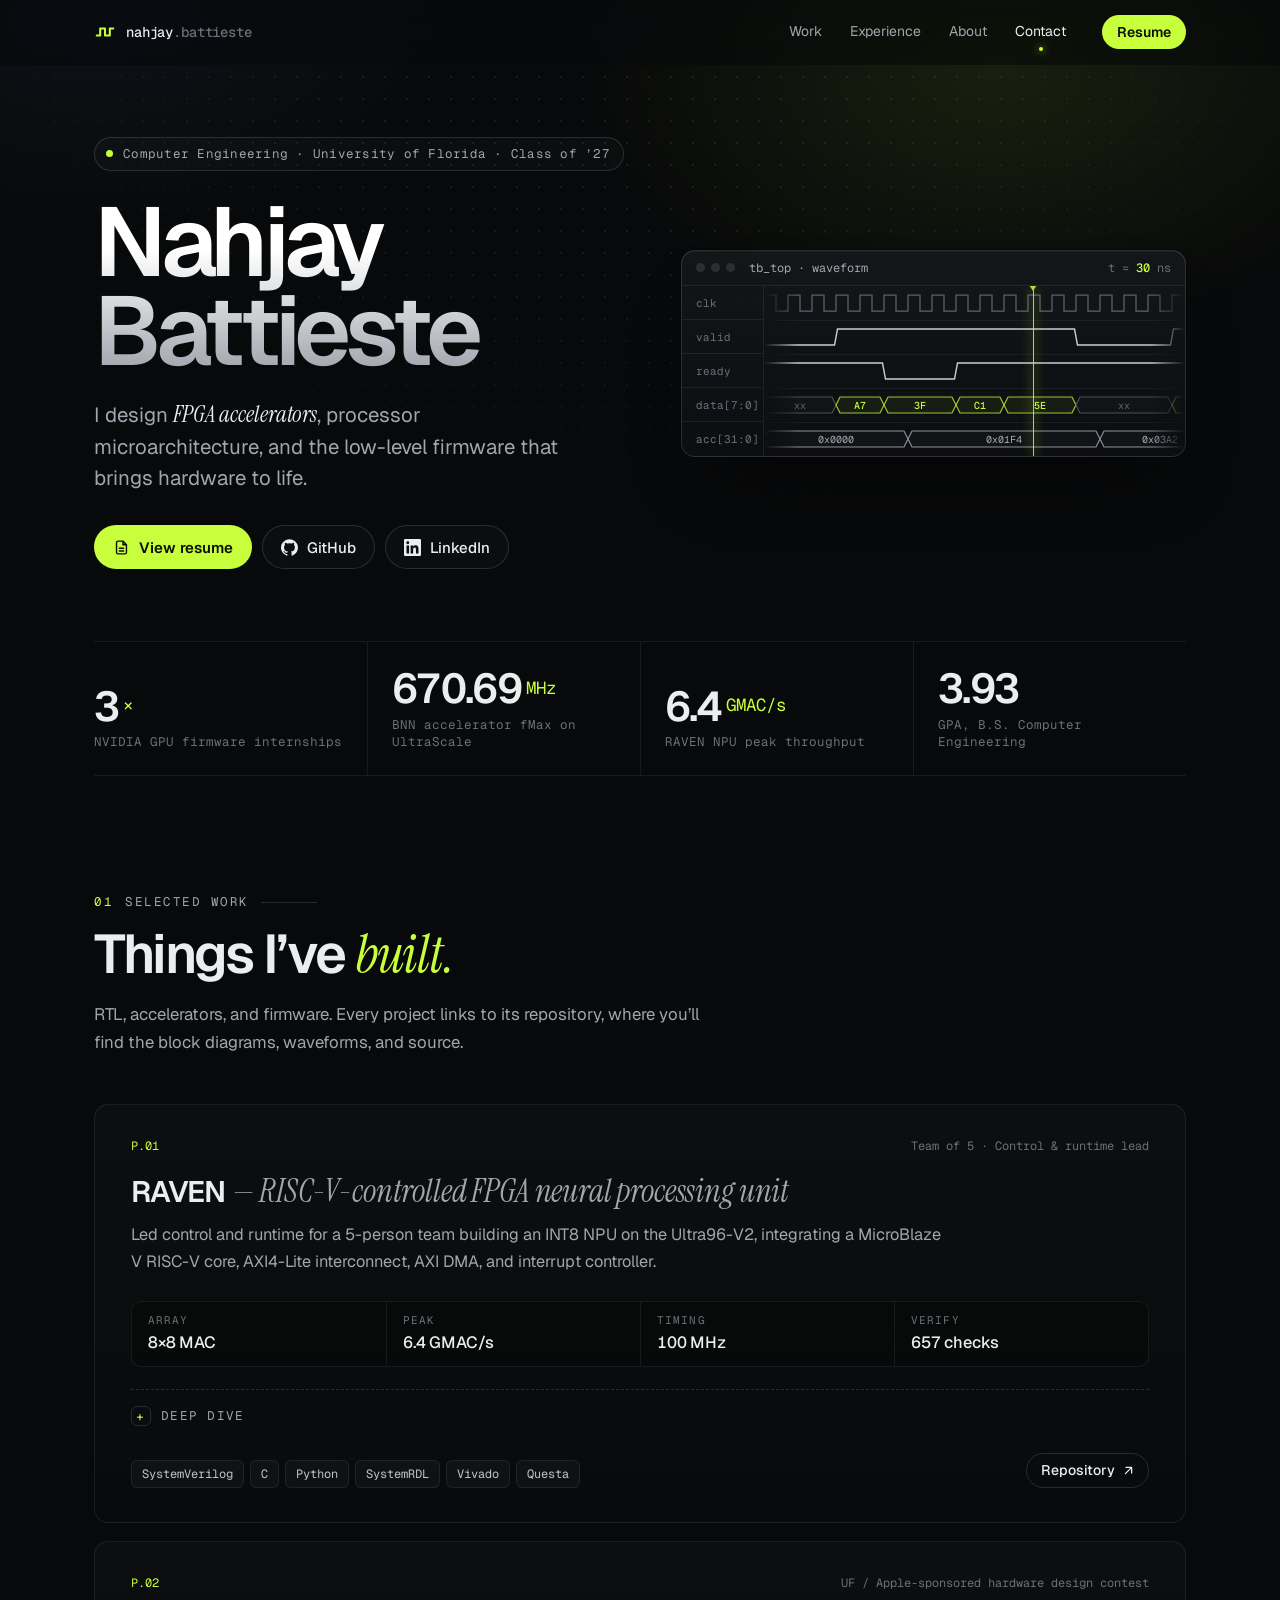
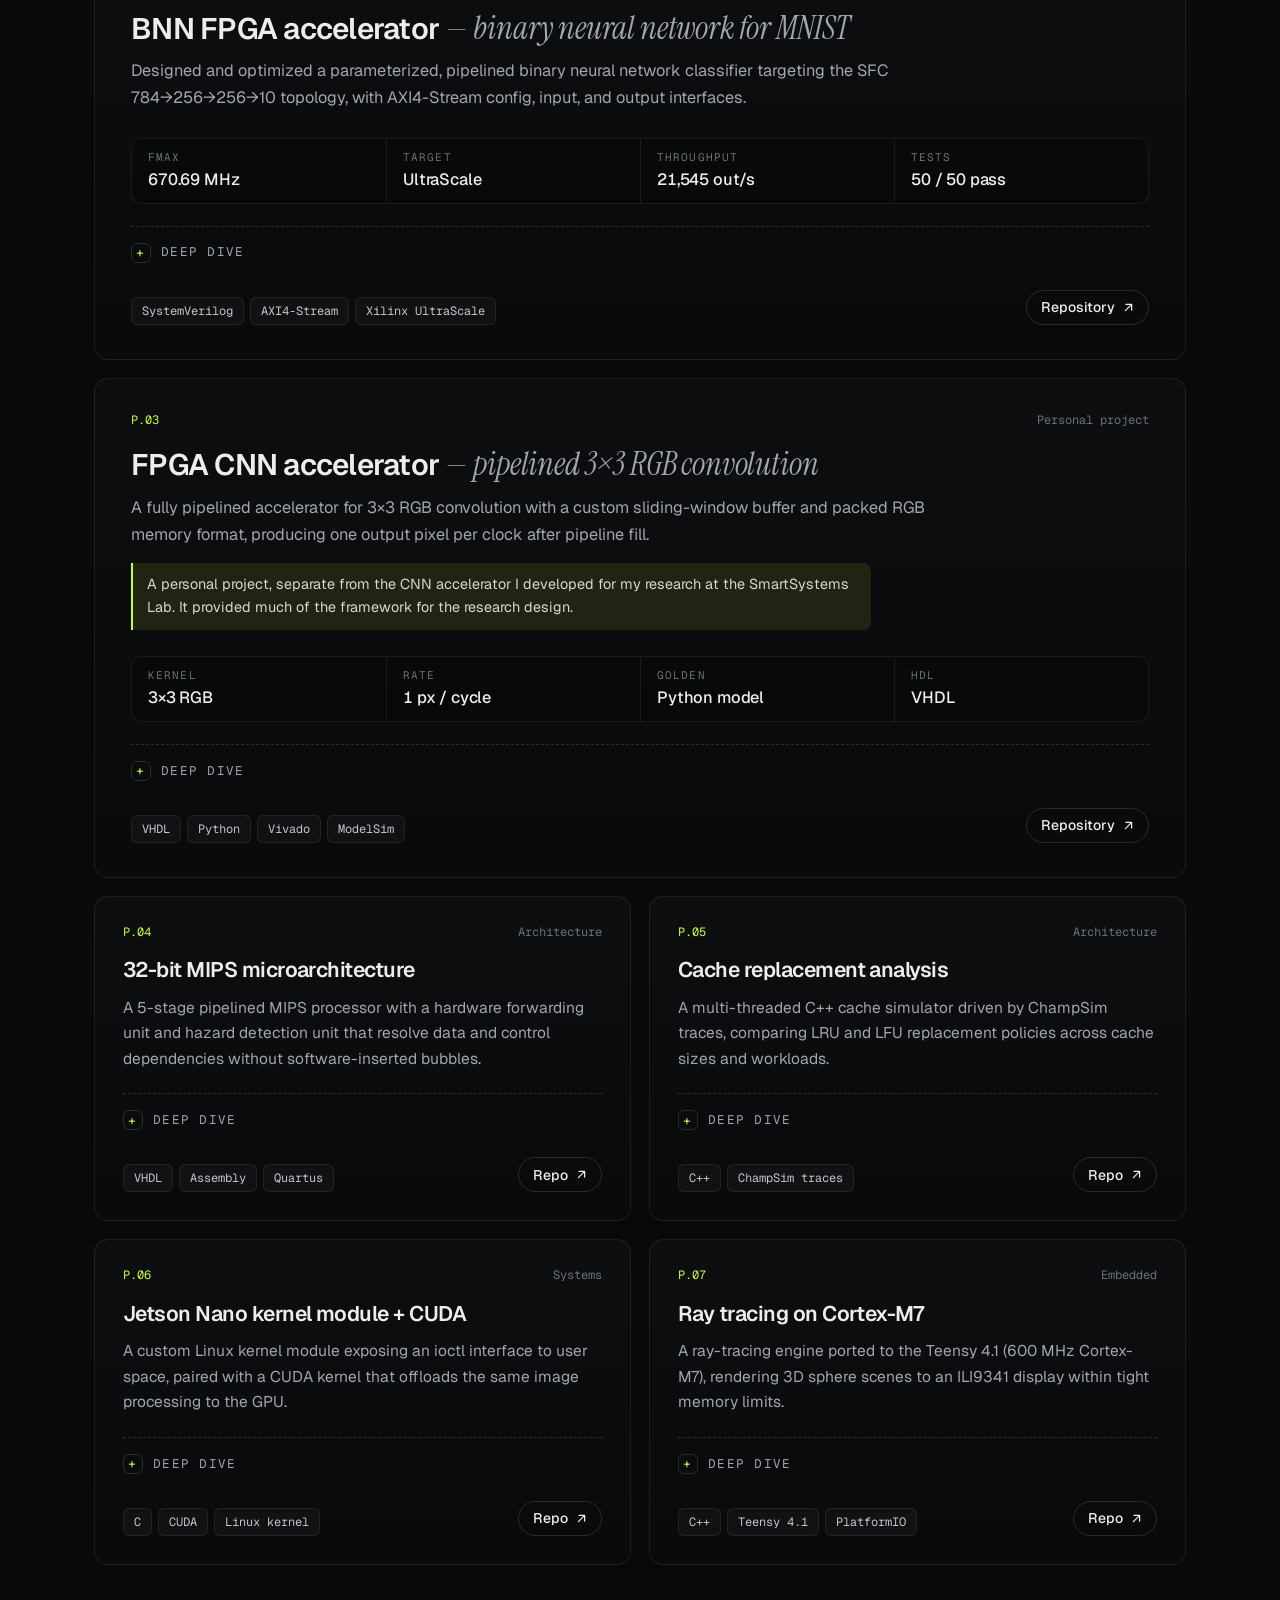
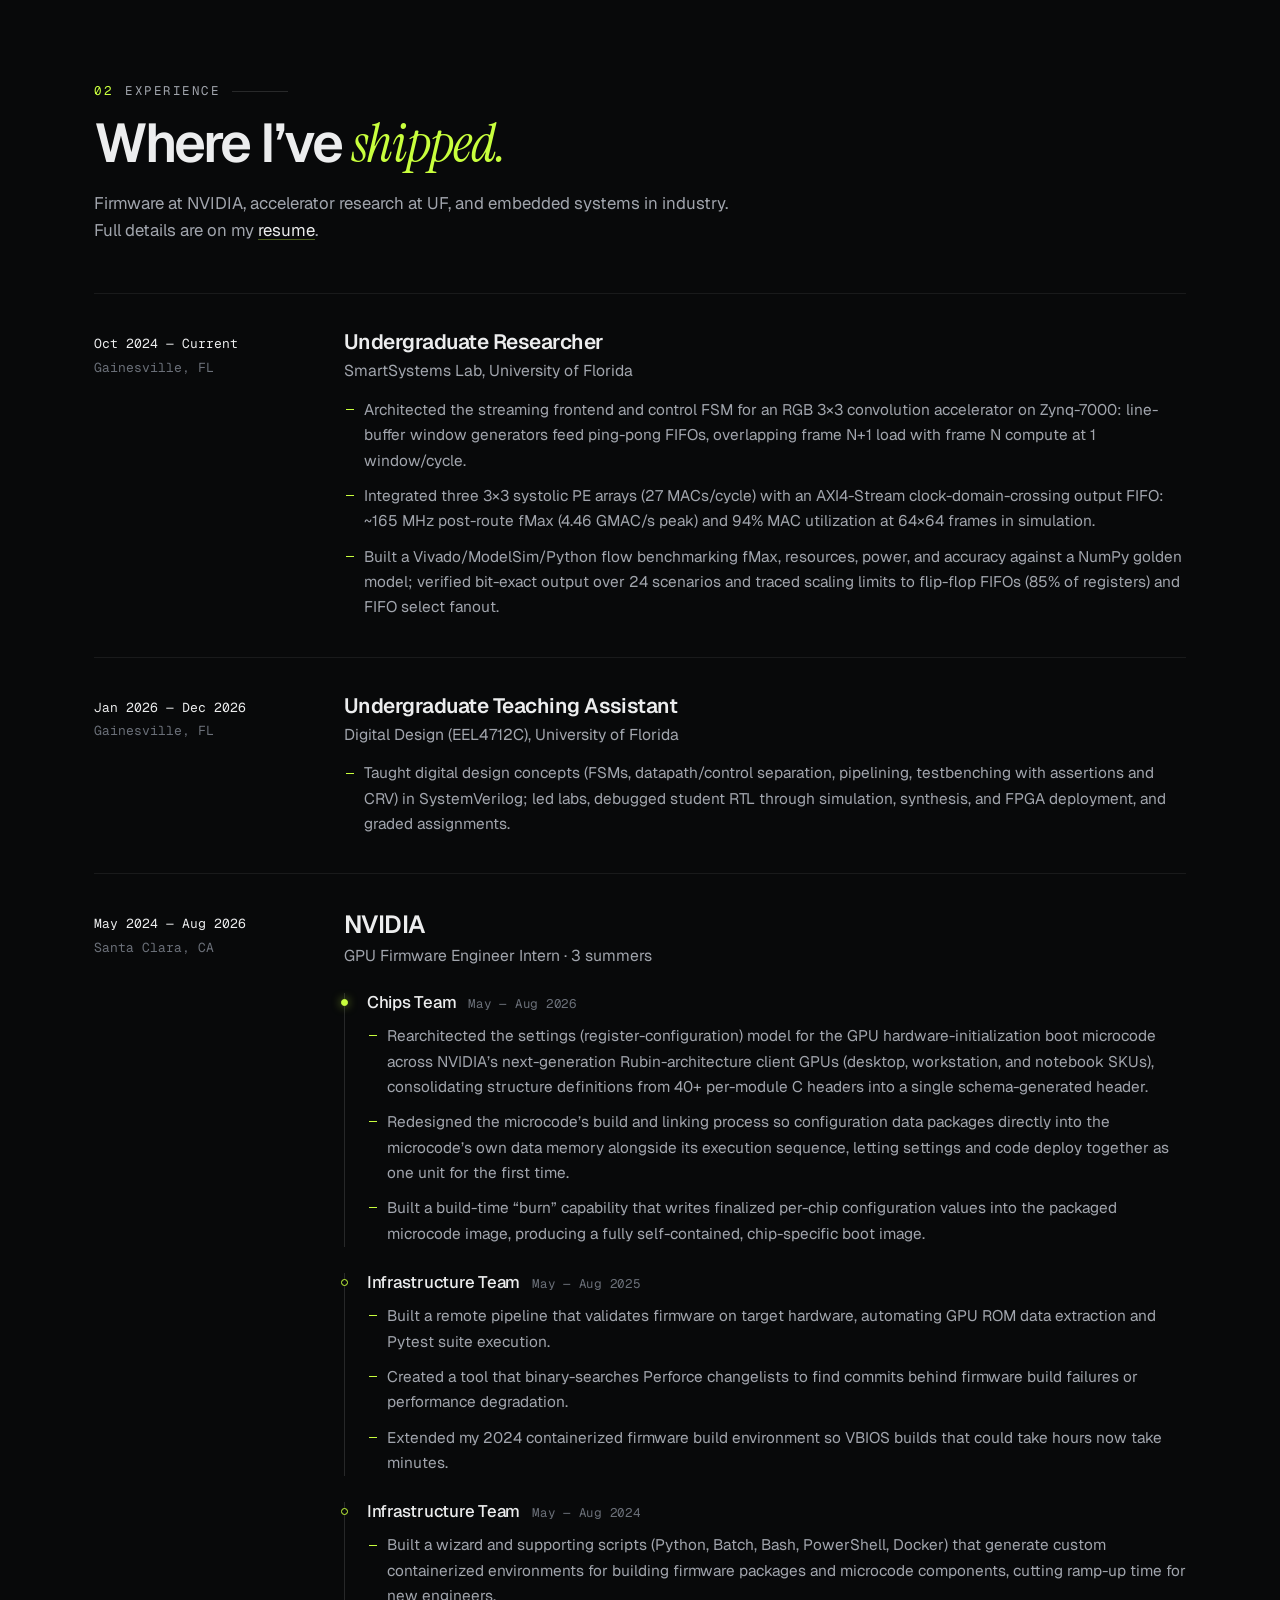
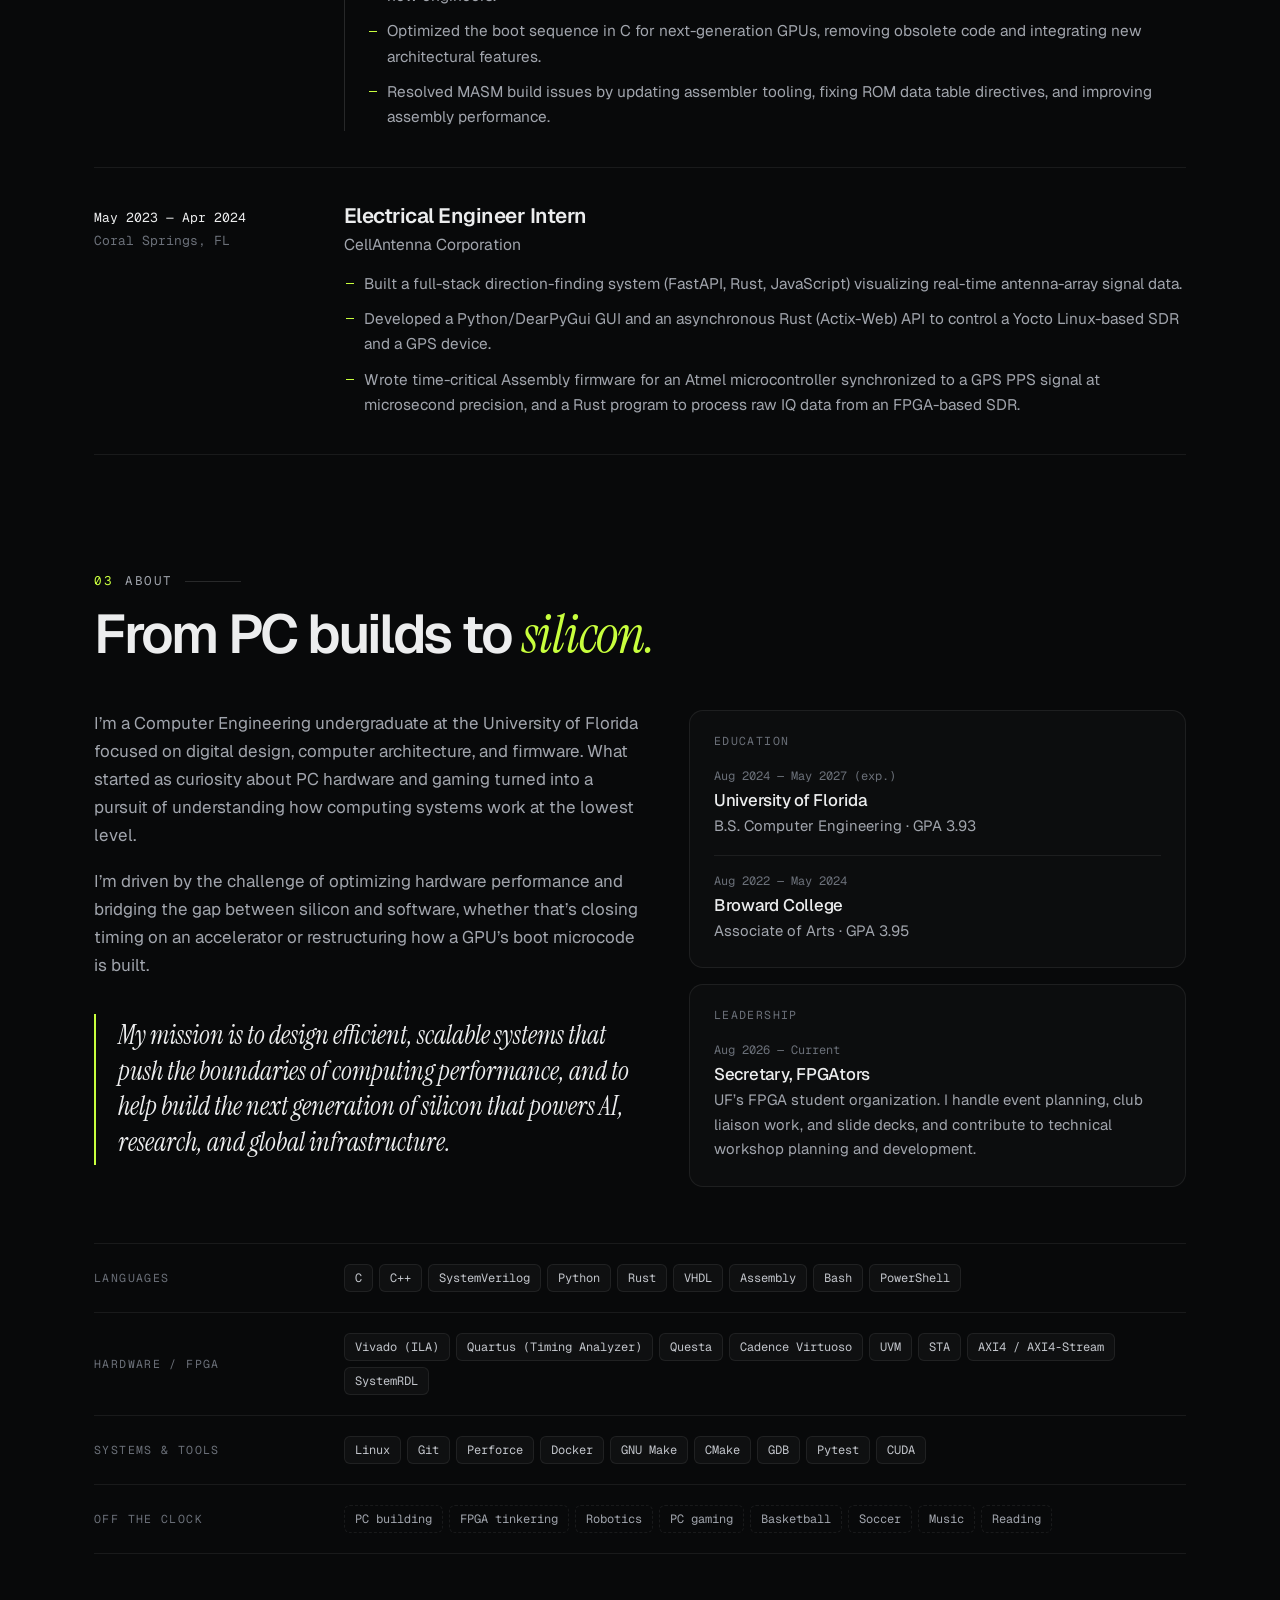
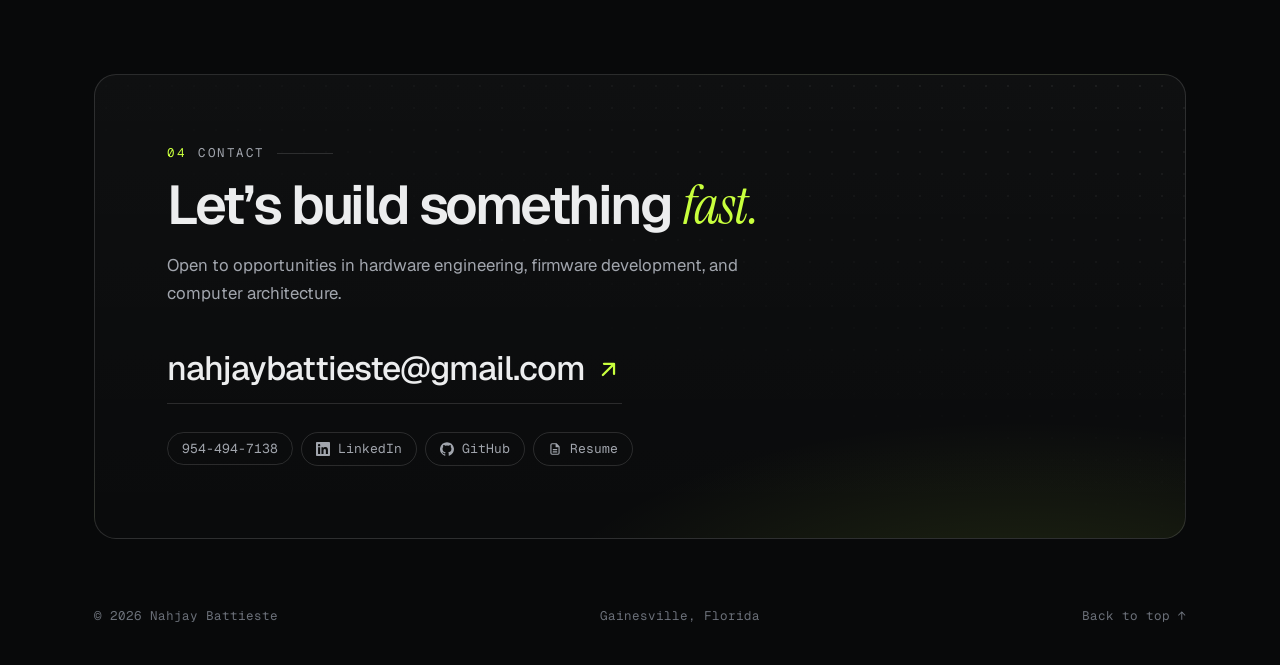
<file: index.html>
<!DOCTYPE html>
<html lang="en">
<head>
  <meta charset="utf-8" />
  <meta name="viewport" content="width=device-width, initial-scale=1" />
  <title>Nahjay Battieste — Hardware Portfolio</title>
  <meta name="description" content="Nahjay Battieste — Computer Engineering at the University of Florida. FPGA design, computer architecture, and embedded firmware. Three-time NVIDIA GPU firmware intern." />
  <meta name="theme-color" content="#08090a" />
  <meta property="og:title" content="Nahjay Battieste — Hardware Portfolio" />
  <meta property="og:description" content="FPGA design, computer architecture, and embedded firmware. Computer Engineering at UF, three-time NVIDIA GPU firmware intern." />
  <meta property="og:type" content="website" />
  <meta property="og:url" content="https://nahjay.github.io/" />
  <link rel="canonical" href="https://nahjay.github.io/" />
  <link rel="icon" href="data:image/svg+xml,%3Csvg xmlns='http://www.w3.org/2000/svg' viewBox='0 0 32 32'%3E%3Crect width='32' height='32' rx='7' fill='%230b0c0e'/%3E%3Cpath d='M5 21h5V11h6v10h6V11h5' fill='none' stroke='%23c8ff3d' stroke-width='3' stroke-linejoin='round' stroke-linecap='round'/%3E%3C/svg%3E" />
  <link rel="preconnect" href="https://fonts.googleapis.com" />
  <link rel="preconnect" href="https://fonts.gstatic.com" crossorigin />
  <link rel="stylesheet" href="https://fonts.googleapis.com/css2?family=Geist:wght@400;500;600;700&family=Geist+Mono:wght@400;500&family=Instrument+Serif:ital@0;1&display=swap" />
  <link rel="stylesheet" href="assets/css/style.css" />
  <script>document.documentElement.classList.add('js');</script>
</head>
<body>

  <!-- Icon sprite -->
  <svg width="0" height="0" style="position:absolute" aria-hidden="true">
    <symbol id="i-gh" viewBox="0 0 24 24"><path fill="currentColor" d="M12 .3a12 12 0 0 0-3.8 23.38c.6.12.83-.26.83-.57l-.02-2.04c-3.34.72-4.04-1.61-4.04-1.61-.55-1.39-1.34-1.760-1.34-1.76-1.09-.74.08-.73.08-.73 1.2.09 1.84 1.24 1.84 1.24 1.07 1.83 2.8 1.3 3.49 1 .1-.78.42-1.3.76-1.6-2.67-.3-5.47-1.34-5.47-5.94 0-1.31.47-2.38 1.24-3.220-.14-.3-.54-1.52.1-3.18 0 0 1.01-.32 3.3 1.23a11.5 11.5 0 0 1 6 0c2.28-1.55 3.29-1.23 3.29-1.23.64 1.66.24 2.88.12 3.18a4.65 4.65 0 0 1 1.23 3.22c0 4.61-2.8 5.63-5.48 5.92.43.37.82 1.1.82 2.22l-.01 3.29c0 .32.21.69.82.57A12 12 0 0 0 12 .3"/></symbol>
    <symbol id="i-li" viewBox="0 0 24 24"><path fill="currentColor" d="M20.45 20.45h-3.56v-5.57c0-1.33-.02-3.04-1.85-3.04-1.85 0-2.14 1.45-2.14 2.94v5.67H9.35V9h3.410v1.56h.05c.48-.9 1.64-1.85 3.37-1.85 3.6 0 4.27 2.37 4.27 5.46v6.28zM5.34 7.43a2.06 2.06 0 1 1 0-4.13 2.06 2.06 0 0 1 0 4.13zM7.12 20.45H3.56V9h3.56v11.45zM22.23 0H1.77C.79 0 0 .77 0 1.73v20.54C0 23.23.79 24 1.77 24h20.45c.98 0 1.78-.77 1.78-1.73V1.73C24 .77 23.2 0 22.22 0z"/></symbol>
    <symbol id="i-arrow" viewBox="0 0 24 24"><path fill="none" stroke="currentColor" stroke-width="2" stroke-linecap="round" stroke-linejoin="round" d="M7 17 17 7M8 7h9v9"/></symbol>
    <symbol id="i-doc" viewBox="0 0 24 24"><path fill="none" stroke="currentColor" stroke-width="2" stroke-linecap="round" stroke-linejoin="round" d="M14 3H7a2 2 0 0 0-2 2v14a2 2 0 0 0 2 2h10a2 2 0 0 0 2-2V8zM14 3v5h5M9 13h6M9 17h6"/></symbol>
    <symbol id="i-wave" viewBox="0 0 32 32"><path fill="none" stroke="currentColor" stroke-width="3" stroke-linecap="round" stroke-linejoin="round" d="M4 21h5V11h7v10h7V11h5"/></symbol>
  </svg>

  <a class="skip" href="#work">Skip to content</a>

  <!-- Nav -->
  <nav class="nav" aria-label="Primary">
    <div class="container nav-inner">
      <a class="brand" href="#top" aria-label="Nahjay Battieste — home">
        <svg class="brand-mark" aria-hidden="true"><use href="#i-wave" /></svg>
        <span>nahjay<span class="brand-dim">.battieste</span></span>
      </a>
      <ul class="nav-links">
        <li><a href="#work">Work</a></li>
        <li><a href="#experience">Experience</a></li>
        <li><a href="#about">About</a></li>
        <li class="nav-hide-sm"><a href="#contact">Contact</a></li>
      </ul>
      <a class="btn btn-sm btn-accent" href="assets/Nahjay_Resume_V3.pdf" target="_blank" rel="noopener">Resume</a>
    </div>
  </nav>

  <main id="top">

    <!-- Hero -->
    <header class="hero">
      <div class="container hero-grid">
        <div class="hero-copy">
          <p class="eyebrow"><span class="pulse" aria-hidden="true"></span>Computer Engineering · University of Florida · Class of ’27</p>
          <h1 class="hero-title">Nahjay<br />Battieste</h1>
          <p class="hero-lede">I design <em>FPGA accelerators</em>, processor microarchitecture, and the low-level firmware that brings hardware to life.</p>
          <div class="hero-actions">
            <a class="btn btn-accent" href="assets/Nahjay_Resume_V3.pdf" target="_blank" rel="noopener">
              <svg class="ico" aria-hidden="true"><use href="#i-doc" /></svg>View resume
            </a>
            <a class="btn btn-ghost" href="https://github.com/Nahjay" target="_blank" rel="noopener">
              <svg class="ico" aria-hidden="true"><use href="#i-gh" /></svg>GitHub
            </a>
            <a class="btn btn-ghost" href="https://www.linkedin.com/in/nahjay-battieste-a84655224" target="_blank" rel="noopener">
              <svg class="ico" aria-hidden="true"><use href="#i-li" /></svg>LinkedIn
            </a>
          </div>
        </div>

        <figure class="scope" aria-hidden="true">
          <div class="scope-bar">
            <span class="scope-dots"><i></i><i></i><i></i></span>
            <span class="scope-file">tb_top · waveform</span>
            <span class="scope-time">t = <b id="tcount">0</b> ns</span>
          </div>
          <div class="scope-body">
            <ul class="scope-labels">
              <li>clk</li><li>valid</li><li>ready</li><li>data[7:0]</li><li>acc[31:0]</li>
            </ul>
            <div class="scope-wave">
              <svg id="wave" height="170"></svg>
              <span class="scope-cursor"></span>
            </div>
          </div>
        </figure>
      </div>

      <div class="container">
        <dl class="stats" data-reveal>
          <div class="stat"><dt>NVIDIA GPU firmware internships</dt><dd>3<span>×</span></dd></div>
          <div class="stat"><dt>BNN accelerator fMax on UltraScale</dt><dd>670.69<span>MHz</span></dd></div>
          <div class="stat"><dt>RAVEN NPU peak throughput</dt><dd>6.4<span>GMAC/s</span></dd></div>
          <div class="stat"><dt>GPA, B.S. Computer Engineering</dt><dd>3.93</dd></div>
        </dl>
      </div>
    </header>

    <!-- Work -->
    <section class="section" id="work" aria-labelledby="work-h">
      <div class="container">
        <div class="section-head" data-reveal>
          <p class="kicker"><span>01</span> Selected work</p>
          <h2 id="work-h">Things I’ve <em>built.</em></h2>
          <p class="section-sub">RTL, accelerators, and firmware. Every project links to its repository, where you’ll find the block diagrams, waveforms, and source.</p>
        </div>

        <div class="projects-featured">

          <article class="project project-lg" id="raven" data-reveal>
            <div class="project-top">
              <span class="project-idx">P.01</span>
              <span class="project-meta">Team of 5 · Control &amp; runtime lead</span>
            </div>
            <h3>RAVEN <em>— RISC-V-controlled FPGA neural processing unit</em></h3>
            <p>Led control and runtime for a 5-person team building an INT8 NPU on the Ultra96-V2, integrating a MicroBlaze V RISC-V core, AXI4-Lite interconnect, AXI DMA, and interrupt controller.</p>
            <dl class="specs">
              <div><dt>Array</dt><dd>8×8 MAC</dd></div>
              <div><dt>Peak</dt><dd>6.4 GMAC/s</dd></div>
              <div><dt>Timing</dt><dd>100 MHz</dd></div>
              <div><dt>Verify</dt><dd>657 checks</dd></div>
            </dl>
            <details>
              <summary>Deep dive</summary>
              <ul>
                <li><strong>Control plane.</strong> SystemRDL-generated 36-register CSR block (RTL, C headers, docs), a depth-4 command queue, and a control FSM with bank interlock, watchdog, and 11 error codes.</li>
                <li><strong>Bare-metal runtime.</strong> A ≤48 KiB C runtime (HAL, drivers, model loader) running AD01, DS-CNN, and MobileNetV1-VWW from one binary.</li>
                <li><strong>Performance &amp; verification.</strong> Overlapped DMA and compute across ping-pong banks, cutting command issue from 22 MMIO writes to ~5 per tile (≤2 µs interrupt-to-ISR latency). Verified with a 657-check testbench and on-board fault injection: 0 mismatches vs. the TFLite-Micro INT8 reference.</li>
              </ul>
            </details>
            <div class="project-foot">
              <ul class="tags"><li>SystemVerilog</li><li>C</li><li>Python</li><li>SystemRDL</li><li>Vivado</li><li>Questa</li></ul>
              <a class="repo" href="https://github.com/michaelgirg/raven" target="_blank" rel="noopener">Repository<svg aria-hidden="true"><use href="#i-arrow" /></svg></a>
            </div>
          </article>

          <article class="project project-lg" id="bnn" data-reveal>
            <div class="project-top">
              <span class="project-idx">P.02</span>
              <span class="project-meta">UF / Apple-sponsored hardware design contest</span>
            </div>
            <h3>BNN FPGA accelerator <em>— binary neural network for MNIST</em></h3>
            <p>Designed and optimized a parameterized, pipelined binary neural network classifier targeting the SFC 784→256→256→10 topology, with AXI4-Stream config, input, and output interfaces.</p>
            <dl class="specs">
              <div><dt>fMax</dt><dd>670.69 MHz</dd></div>
              <div><dt>Target</dt><dd>UltraScale</dd></div>
              <div><dt>Throughput</dt><dd>21,545 out/s</dd></div>
              <div><dt>Tests</dt><dd>50 / 50 pass</dd></div>
            </dl>
            <details>
              <summary>Deep dive</summary>
              <ul>
                <li><strong>Timing optimization.</strong> Reached 670.69 MHz fMax on Xilinx UltraScale via pipelining, retiming, and LUT reduction.</li>
                <li><strong>RTL architecture.</strong> Custom configuration manager, neuron processors (PN=8, PW=8), and a memory hierarchy across 3 hidden/output layers.</li>
                <li><strong>Verification.</strong> Parameterized testbench with functional coverage, assertions, and a behavioral reference model: 100% pass rate across 50 test cases at 21,545 outputs/sec average throughput.</li>
              </ul>
            </details>
            <div class="project-foot">
              <ul class="tags"><li>SystemVerilog</li><li>AXI4-Stream</li><li>Xilinx UltraScale</li></ul>
              <a class="repo" href="https://github.com/Nahjay/bnn_fcc_contest" target="_blank" rel="noopener">Repository<svg aria-hidden="true"><use href="#i-arrow" /></svg></a>
            </div>
          </article>

          <article class="project project-lg" id="cnn" data-reveal>
            <div class="project-top">
              <span class="project-idx">P.03</span>
              <span class="project-meta">Personal project</span>
            </div>
            <h3>FPGA CNN accelerator <em>— pipelined 3×3 RGB convolution</em></h3>
            <p>A fully pipelined accelerator for 3×3 RGB convolution with a custom sliding-window buffer and packed RGB memory format, producing one output pixel per clock after pipeline fill.</p>
            <p class="note">A personal project, separate from the CNN accelerator I developed for my research at the SmartSystems Lab. It provided much of the framework for the research design.</p>
            <dl class="specs">
              <div><dt>Kernel</dt><dd>3×3 RGB</dd></div>
              <div><dt>Rate</dt><dd>1 px / cycle</dd></div>
              <div><dt>Golden</dt><dd>Python model</dd></div>
              <div><dt>HDL</dt><dd>VHDL</dd></div>
            </dl>
            <details>
              <summary>Deep dive</summary>
              <ul>
                <li><strong>Pipelined datapath.</strong> One output pixel per clock cycle after the initial pipeline fill latency.</li>
                <li><strong>Custom memory architecture.</strong> A sliding-window buffer and packed RGB format reuse pixel data across convolution windows, cutting memory accesses and simplifying address generation.</li>
                <li><strong>Verification.</strong> A cycle-accurate Python reference model generates golden vectors; a VHDL testbench with valid-bit tracking checks data integrity across every pipeline stage.</li>
              </ul>
            </details>
            <div class="project-foot">
              <ul class="tags"><li>VHDL</li><li>Python</li><li>Vivado</li><li>ModelSim</li></ul>
              <a class="repo" href="https://github.com/Nahjay/CNN-Accelerator" target="_blank" rel="noopener">Repository<svg aria-hidden="true"><use href="#i-arrow" /></svg></a>
            </div>
          </article>
        </div>

        <div class="projects-grid">

          <article class="project" id="mips" data-reveal>
            <div class="project-top"><span class="project-idx">P.04</span><span class="project-meta">Architecture</span></div>
            <h3>32-bit MIPS microarchitecture</h3>
            <p>A 5-stage pipelined MIPS processor with a hardware forwarding unit and hazard detection unit that resolve data and control dependencies without software-inserted bubbles.</p>
            <details>
              <summary>Deep dive</summary>
              <ul>
                <li><strong>5-stage pipeline.</strong> Classic fetch, decode, execute, memory, write-back structure.</li>
                <li><strong>Hazard resolution.</strong> Forwarding resolves RAW dependencies; the hazard detection unit stalls only when needed (load-use); taken branches flush the front end.</li>
                <li><strong>Integration.</strong> Word-aligned instruction and data memories, register file, and a custom ALU for arithmetic, logical, and branch operations.</li>
              </ul>
            </details>
            <div class="project-foot">
              <ul class="tags"><li>VHDL</li><li>Assembly</li><li>Quartus</li></ul>
              <a class="repo" href="https://github.com/Nahjay/MIPS-32" target="_blank" rel="noopener">Repo<svg aria-hidden="true"><use href="#i-arrow" /></svg></a>
            </div>
          </article>

          <article class="project" id="cache" data-reveal>
            <div class="project-top"><span class="project-idx">P.05</span><span class="project-meta">Architecture</span></div>
            <h3>Cache replacement analysis</h3>
            <p>A multi-threaded C++ cache simulator driven by ChampSim traces, comparing LRU and LFU replacement policies across cache sizes and workloads.</p>
            <details>
              <summary>Deep dive</summary>
              <ul>
                <li><strong>Simulator.</strong> Parses ChampSim traces and runs LRU and LFU simulations in parallel, using O(1) hash-map and linked-list implementations.</li>
                <li><strong>Comparison.</strong> Measures hit/miss rates across configurable cache sizes on real CPU workload traces.</li>
                <li><strong>Analysis.</strong> Compares hit rates across sizes and workloads to show which policy suits which access patterns.</li>
              </ul>
            </details>
            <div class="project-foot">
              <ul class="tags"><li>C++</li><li>ChampSim traces</li></ul>
              <a class="repo" href="https://github.com/Nahjay/Cache-Analysis" target="_blank" rel="noopener">Repo<svg aria-hidden="true"><use href="#i-arrow" /></svg></a>
            </div>
          </article>

          <article class="project" id="jetson" data-reveal>
            <div class="project-top"><span class="project-idx">P.06</span><span class="project-meta">Systems</span></div>
            <h3>Jetson Nano kernel module + CUDA</h3>
            <p>A custom Linux kernel module exposing an ioctl interface to user space, paired with a CUDA kernel that offloads the same image processing to the GPU.</p>
            <details>
              <summary>Deep dive</summary>
              <ul>
                <li><strong>Kernel development.</strong> Registers a misc character device with an ioctl handler that receives an image path from user space and modifies the image data in kernel space.</li>
                <li><strong>CUDA acceleration.</strong> A CUDA kernel performs per-pixel image processing on the GPU, mirroring the CPU-side kernel-module implementation for comparison.</li>
                <li><strong>Integration.</strong> A user-space CUDA application loads image data, copies it to GPU memory, runs the kernel, and copies results back.</li>
              </ul>
            </details>
            <div class="project-foot">
              <ul class="tags"><li>C</li><li>CUDA</li><li>Linux kernel</li></ul>
              <a class="repo" href="https://github.com/Nahjay/Jetson-Nano-Custom-Kernel-Modules" target="_blank" rel="noopener">Repo<svg aria-hidden="true"><use href="#i-arrow" /></svg></a>
            </div>
          </article>

          <article class="project" id="raytracing" data-reveal>
            <div class="project-top"><span class="project-idx">P.07</span><span class="project-meta">Embedded</span></div>
            <h3>Ray tracing on Cortex-M7</h3>
            <p>A ray-tracing engine ported to the Teensy 4.1 (600 MHz Cortex-M7), rendering 3D sphere scenes to an ILI9341 display within tight memory limits.</p>
            <details>
              <summary>Deep dive</summary>
              <ul>
                <li><strong>Embedded optimization.</strong> Single-precision floats, object reuse, and reduced scene complexity to fit a full ray tracer on a microcontroller with limited RAM.</li>
                <li><strong>Render pipeline.</strong> Sphere intersection, Lambertian, metal, and dielectric materials, and camera rays in an embedded runtime.</li>
                <li><strong>Tuning.</strong> Precision and recursion depth traded against image fidelity and render time.</li>
              </ul>
            </details>
            <div class="project-foot">
              <ul class="tags"><li>C++</li><li>Teensy 4.1</li><li>PlatformIO</li></ul>
              <a class="repo" href="https://github.com/Nahjay/Teensy-Ray-Tracing" target="_blank" rel="noopener">Repo<svg aria-hidden="true"><use href="#i-arrow" /></svg></a>
            </div>
          </article>
        </div>
      </div>
    </section>

    <!-- Experience -->
    <section class="section" id="experience" aria-labelledby="xp-h">
      <div class="container">
        <div class="section-head" data-reveal>
          <p class="kicker"><span>02</span> Experience</p>
          <h2 id="xp-h">Where I’ve <em>shipped.</em></h2>
          <p class="section-sub">Firmware at NVIDIA, accelerator research at UF, and embedded systems in industry. Full details are on my <a href="assets/Nahjay_Resume_V3.pdf" target="_blank" rel="noopener">resume</a>.</p>
        </div>

        <ol class="xp">
          <li class="xp-item" data-reveal>
            <div class="xp-when">Oct 2024 — Current<span>Gainesville, FL</span></div>
            <div class="xp-body">
              <h3>Undergraduate Researcher <span class="xp-org">SmartSystems Lab, University of Florida</span></h3>
              <ul>
                <li>Architected the streaming frontend and control FSM for an RGB 3×3 convolution accelerator on Zynq-7000: line-buffer window generators feed ping-pong FIFOs, overlapping frame N+1 load with frame N compute at 1 window/cycle.</li>
                <li>Integrated three 3×3 systolic PE arrays (27 MACs/cycle) with an AXI4-Stream clock-domain-crossing output FIFO: ~165 MHz post-route fMax (4.46 GMAC/s peak) and 94% MAC utilization at 64×64 frames in simulation.</li>
                <li>Built a Vivado/ModelSim/Python flow benchmarking fMax, resources, power, and accuracy against a NumPy golden model; verified bit-exact output over 24 scenarios and traced scaling limits to flip-flop FIFOs (85% of registers) and FIFO select fanout.</li>
              </ul>
            </div>
          </li>

          <li class="xp-item" data-reveal>
            <div class="xp-when">Jan 2026 — Dec 2026<span>Gainesville, FL</span></div>
            <div class="xp-body">
              <h3>Undergraduate Teaching Assistant <span class="xp-org">Digital Design (EEL4712C), University of Florida</span></h3>
              <ul>
                <li>Taught digital design concepts (FSMs, datapath/control separation, pipelining, testbenching with assertions and CRV) in SystemVerilog; led labs, debugged student RTL through simulation, synthesis, and FPGA deployment, and graded assignments.</li>
              </ul>
            </div>
          </li>

          <li class="xp-item xp-group" data-reveal>
            <div class="xp-when">May 2024 — Aug 2026<span>Santa Clara, CA</span></div>
            <div class="xp-body">
              <h3>NVIDIA <span class="xp-org">GPU Firmware Engineer Intern · 3 summers</span></h3>

              <div class="xp-sub">
                <h4>Chips Team <span>May — Aug 2026</span></h4>
                <ul>
                  <li>Rearchitected the settings (register-configuration) model for the GPU hardware-initialization boot microcode across NVIDIA’s next-generation Rubin-architecture client GPUs (desktop, workstation, and notebook SKUs), consolidating structure definitions from 40+ per-module C headers into a single schema-generated header.</li>
                  <li>Redesigned the microcode’s build and linking process so configuration data packages directly into the microcode’s own data memory alongside its execution sequence, letting settings and code deploy together as one unit for the first time.</li>
                  <li>Built a build-time “burn” capability that writes finalized per-chip configuration values into the packaged microcode image, producing a fully self-contained, chip-specific boot image.</li>
                </ul>
              </div>

              <div class="xp-sub">
                <h4>Infrastructure Team <span>May — Aug 2025</span></h4>
                <ul>
                  <li>Built a remote pipeline that validates firmware on target hardware, automating GPU ROM data extraction and Pytest suite execution.</li>
                  <li>Created a tool that binary-searches Perforce changelists to find commits behind firmware build failures or performance degradation.</li>
                  <li>Extended my 2024 containerized firmware build environment so VBIOS builds that could take hours now take minutes.</li>
                </ul>
              </div>

              <div class="xp-sub">
                <h4>Infrastructure Team <span>May — Aug 2024</span></h4>
                <ul>
                  <li>Built a wizard and supporting scripts (Python, Batch, Bash, PowerShell, Docker) that generate custom containerized environments for building firmware packages and microcode components, cutting ramp-up time for new engineers.</li>
                  <li>Optimized the boot sequence in C for next-generation GPUs, removing obsolete code and integrating new architectural features.</li>
                  <li>Resolved MASM build issues by updating assembler tooling, fixing ROM data table directives, and improving assembly performance.</li>
                </ul>
              </div>
            </div>
          </li>

          <li class="xp-item" data-reveal>
            <div class="xp-when">May 2023 — Apr 2024<span>Coral Springs, FL</span></div>
            <div class="xp-body">
              <h3>Electrical Engineer Intern <span class="xp-org">CellAntenna Corporation</span></h3>
              <ul>
                <li>Built a full-stack direction-finding system (FastAPI, Rust, JavaScript) visualizing real-time antenna-array signal data.</li>
                <li>Developed a Python/DearPyGui GUI and an asynchronous Rust (Actix-Web) API to control a Yocto Linux-based SDR and a GPS device.</li>
                <li>Wrote time-critical Assembly firmware for an Atmel microcontroller synchronized to a GPS PPS signal at microsecond precision, and a Rust program to process raw IQ data from an FPGA-based SDR.</li>
              </ul>
            </div>
          </li>
        </ol>
      </div>
    </section>

    <!-- About -->
    <section class="section" id="about" aria-labelledby="about-h">
      <div class="container">
        <div class="section-head" data-reveal>
          <p class="kicker"><span>03</span> About</p>
          <h2 id="about-h">From PC builds to <em>silicon.</em></h2>
        </div>

        <div class="about-grid">
          <div class="about-intro" data-reveal>
            <p>I’m a Computer Engineering undergraduate at the University of Florida focused on digital design, computer architecture, and firmware. What started as curiosity about PC hardware and gaming turned into a pursuit of understanding how computing systems work at the lowest level.</p>
            <p>I’m driven by the challenge of optimizing hardware performance and bridging the gap between silicon and software, whether that’s closing timing on an accelerator or restructuring how a GPU’s boot microcode is built.</p>
            <blockquote>My mission is to design efficient, scalable systems that push the boundaries of computing performance, and to help build the next generation of silicon that powers AI, research, and global infrastructure.</blockquote>
          </div>

          <div class="about-cards">
            <div class="card" data-reveal>
              <p class="card-label">Education</p>
              <div class="edu">
                <div>
                  <h3>University of Florida</h3>
                  <p>B.S. Computer Engineering · GPA 3.93</p>
                </div>
                <span>Aug 2024 — May 2027 (exp.)</span>
              </div>
              <div class="edu">
                <div>
                  <h3>Broward College</h3>
                  <p>Associate of Arts · GPA 3.95</p>
                </div>
                <span>Aug 2022 — May 2024</span>
              </div>
            </div>

            <div class="card" data-reveal>
              <p class="card-label">Leadership</p>
              <div class="edu">
                <div>
                  <h3>Secretary, FPGAtors</h3>
                  <p>UF’s FPGA student organization. I handle event planning, club liaison work, and slide decks, and contribute to technical workshop planning and development.</p>
                </div>
                <span>Aug 2026 — Current</span>
              </div>
            </div>
          </div>
        </div>

        <div class="skills" data-reveal>
          <div class="skill-row">
            <p class="card-label">Languages</p>
            <ul class="tags"><li>C</li><li>C++</li><li>SystemVerilog</li><li>Python</li><li>Rust</li><li>VHDL</li><li>Assembly</li><li>Bash</li><li>PowerShell</li></ul>
          </div>
          <div class="skill-row">
            <p class="card-label">Hardware / FPGA</p>
            <ul class="tags"><li>Vivado (ILA)</li><li>Quartus (Timing Analyzer)</li><li>Questa</li><li>Cadence Virtuoso</li><li>UVM</li><li>STA</li><li>AXI4 / AXI4-Stream</li><li>SystemRDL</li></ul>
          </div>
          <div class="skill-row">
            <p class="card-label">Systems &amp; tools</p>
            <ul class="tags"><li>Linux</li><li>Git</li><li>Perforce</li><li>Docker</li><li>GNU Make</li><li>CMake</li><li>GDB</li><li>Pytest</li><li>CUDA</li></ul>
          </div>
          <div class="skill-row">
            <p class="card-label">Off the clock</p>
            <ul class="tags tags-soft"><li>PC building</li><li>FPGA tinkering</li><li>Robotics</li><li>PC gaming</li><li>Basketball</li><li>Soccer</li><li>Music</li><li>Reading</li></ul>
          </div>
        </div>
      </div>
    </section>

    <!-- Contact -->
    <section class="section contact" id="contact" aria-labelledby="contact-h">
      <div class="container">
        <div class="contact-box" data-reveal>
          <p class="kicker"><span>04</span> Contact</p>
          <h2 id="contact-h">Let’s build something <em>fast.</em></h2>
          <p class="section-sub">Open to opportunities in hardware engineering, firmware development, and computer architecture.</p>
          <a class="contact-mail" href="mailto:nahjaybattieste@gmail.com">nahjaybattieste@gmail.com<svg aria-hidden="true"><use href="#i-arrow" /></svg></a>
          <ul class="contact-links">
            <li><a href="tel:+19544947138">954-494-7138</a></li>
            <li><a href="https://www.linkedin.com/in/nahjay-battieste-a84655224" target="_blank" rel="noopener"><svg aria-hidden="true"><use href="#i-li" /></svg>LinkedIn</a></li>
            <li><a href="https://github.com/Nahjay" target="_blank" rel="noopener"><svg aria-hidden="true"><use href="#i-gh" /></svg>GitHub</a></li>
            <li><a href="assets/Nahjay_Resume_V3.pdf" target="_blank" rel="noopener"><svg aria-hidden="true"><use href="#i-doc" /></svg>Resume</a></li>
          </ul>
        </div>
      </div>
    </section>
  </main>

  <footer class="footer">
    <div class="container footer-inner">
      <span>© <span id="year">2026</span> Nahjay Battieste</span>
      <span>Gainesville, Florida</span>
      <a href="#top">Back to top ↑</a>
    </div>
  </footer>

  <script src="assets/js/site.js"></script>
</body>
</html>
</file>
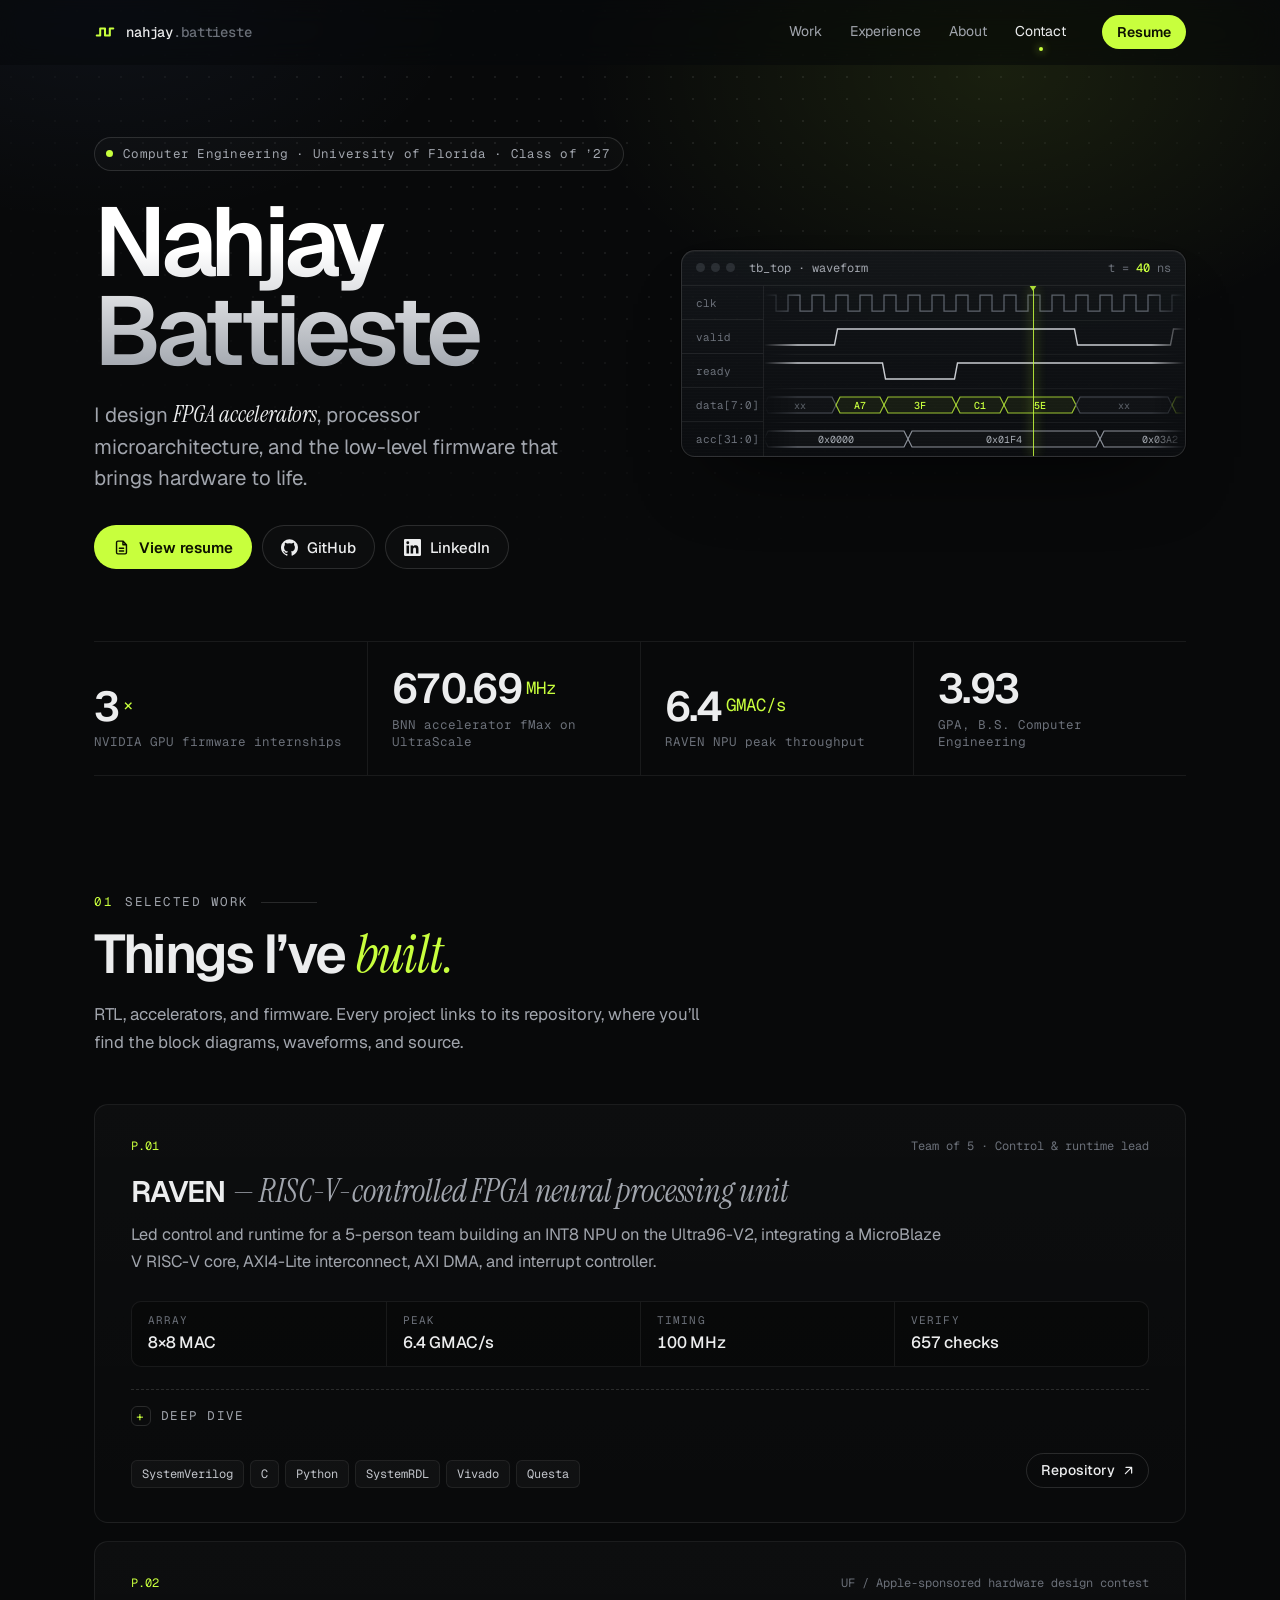
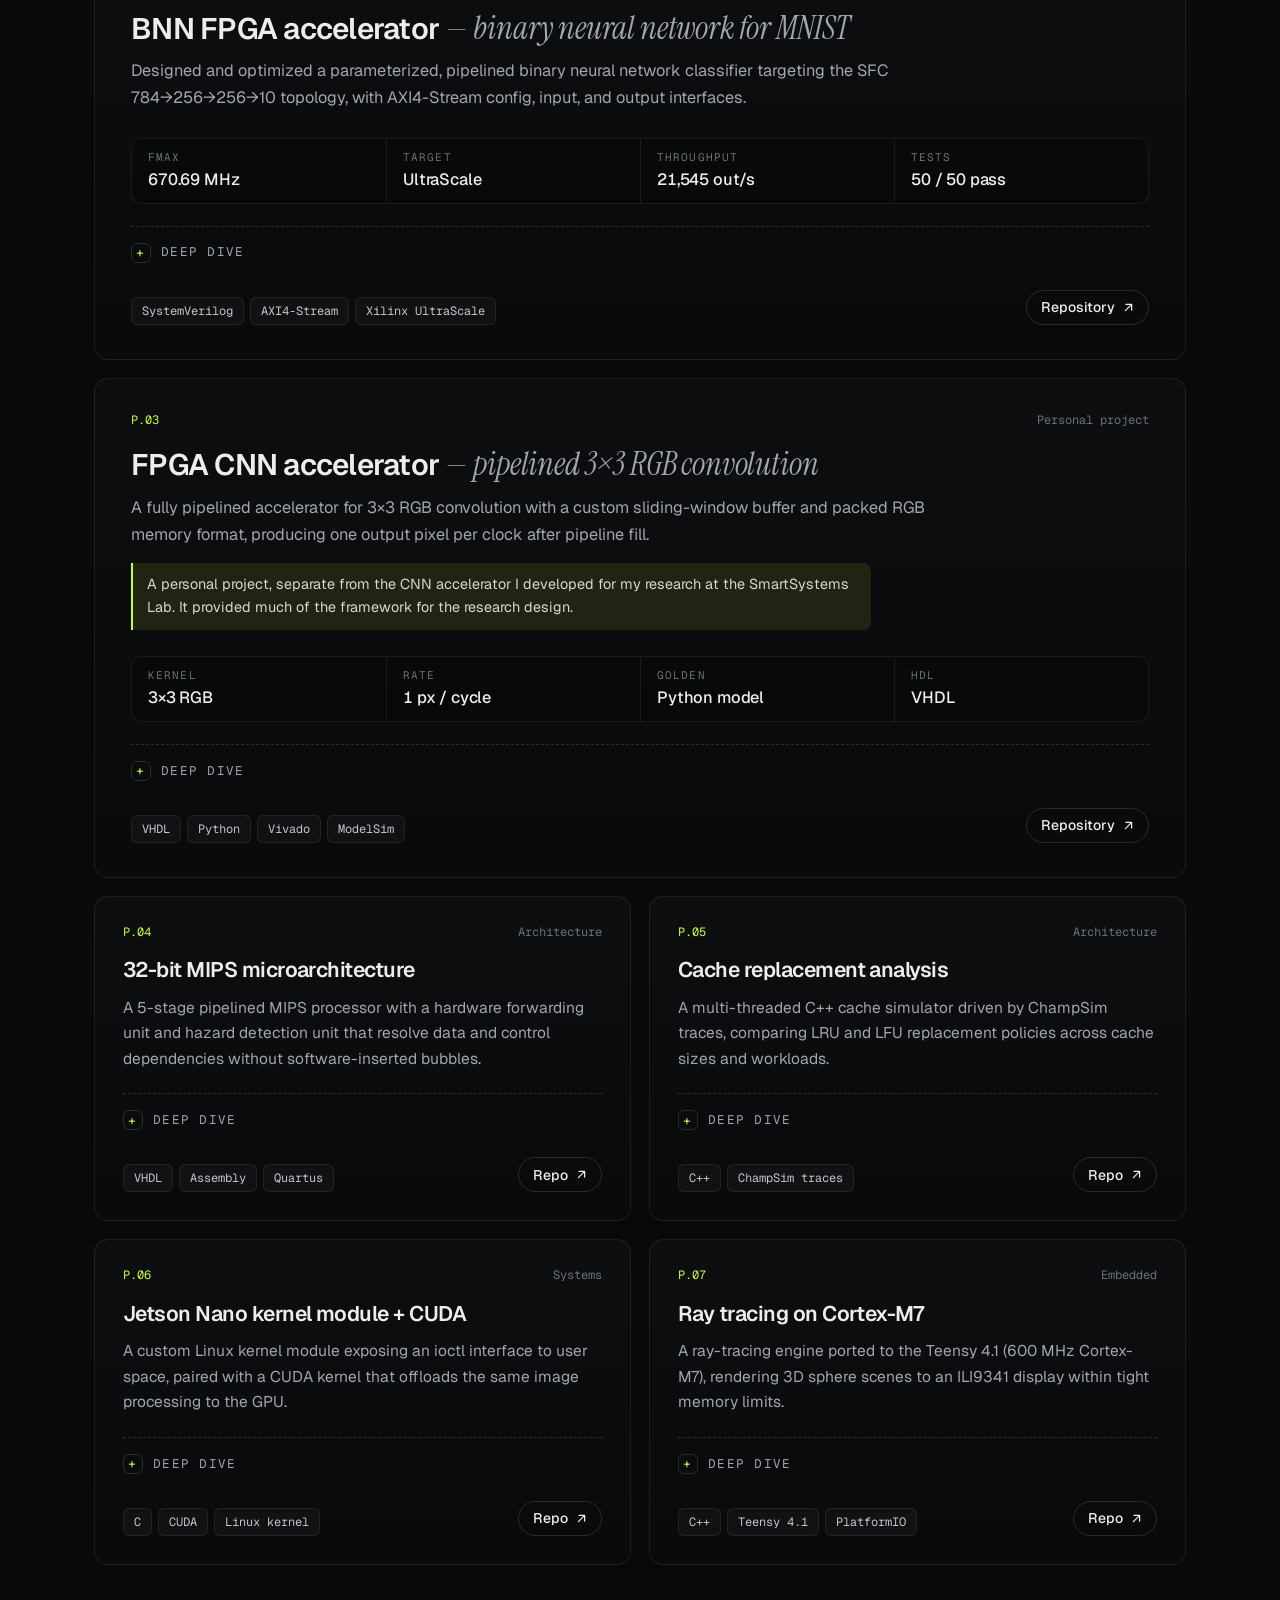
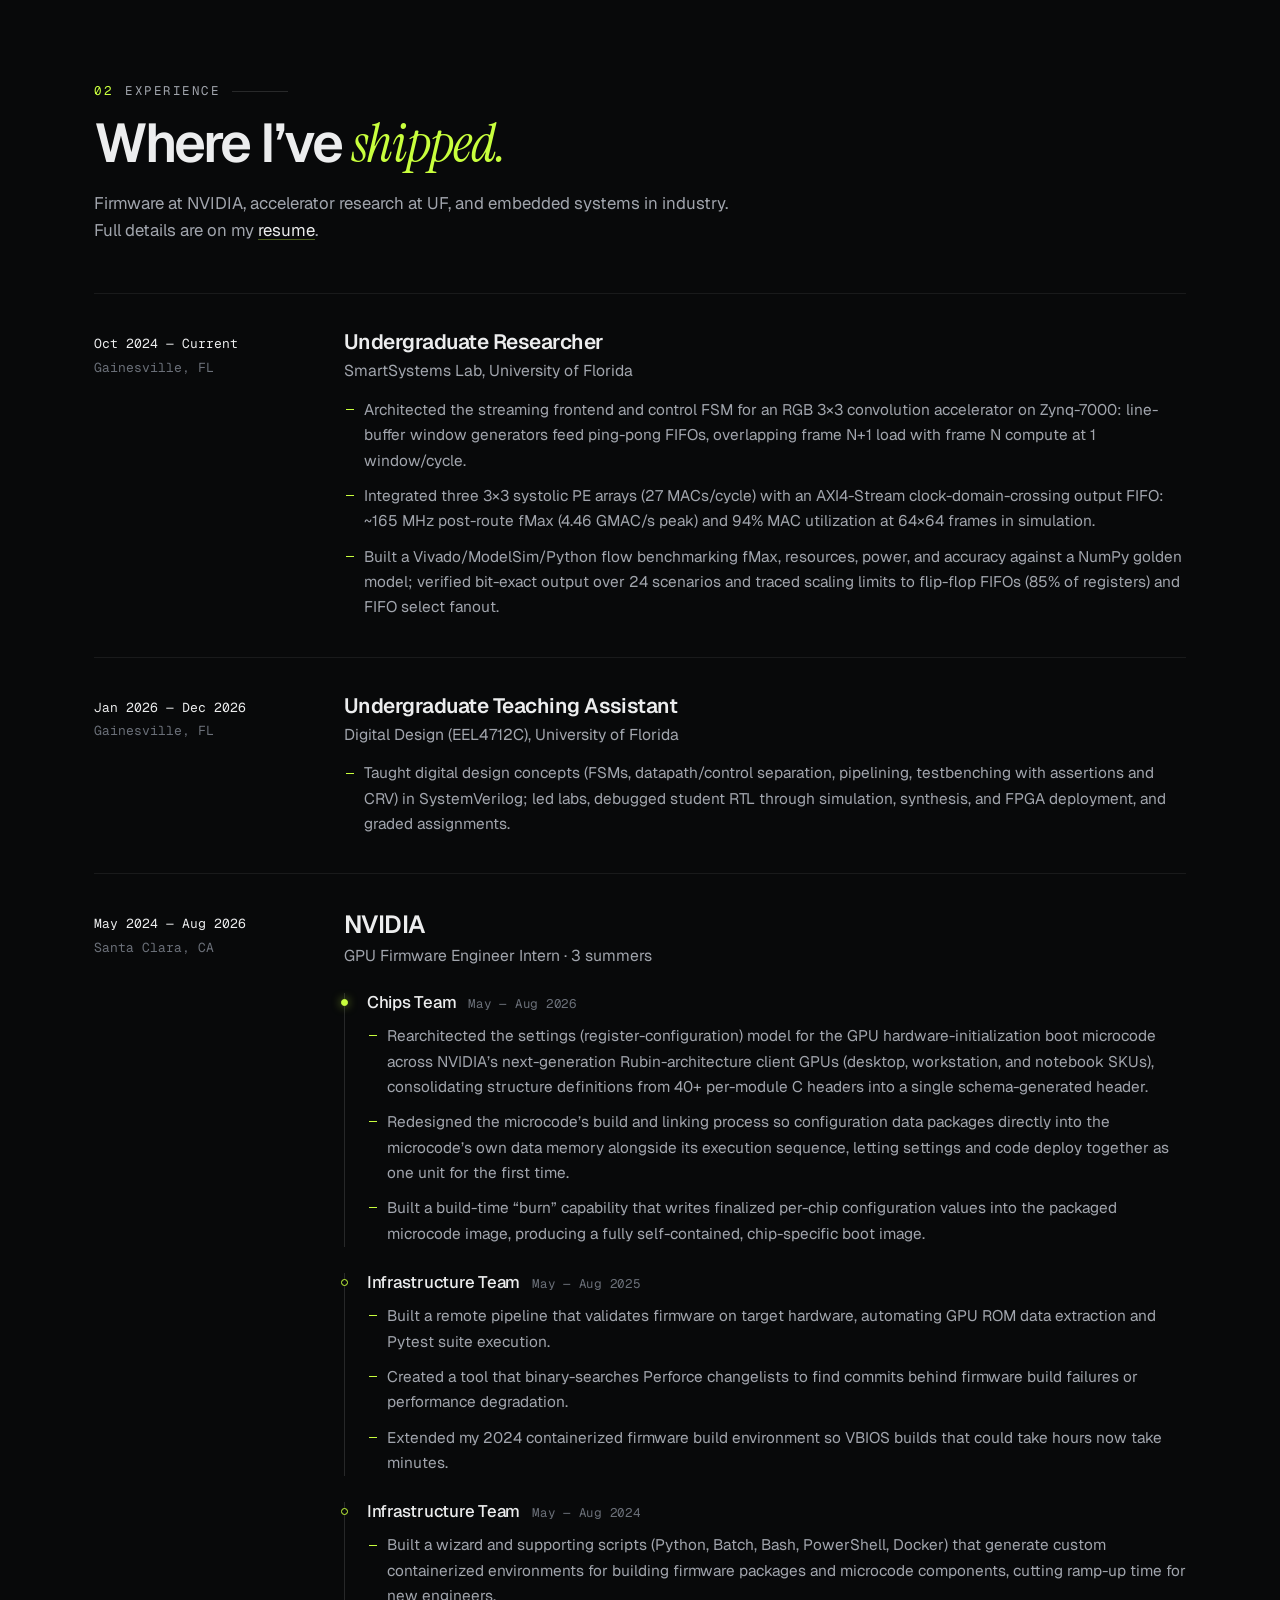
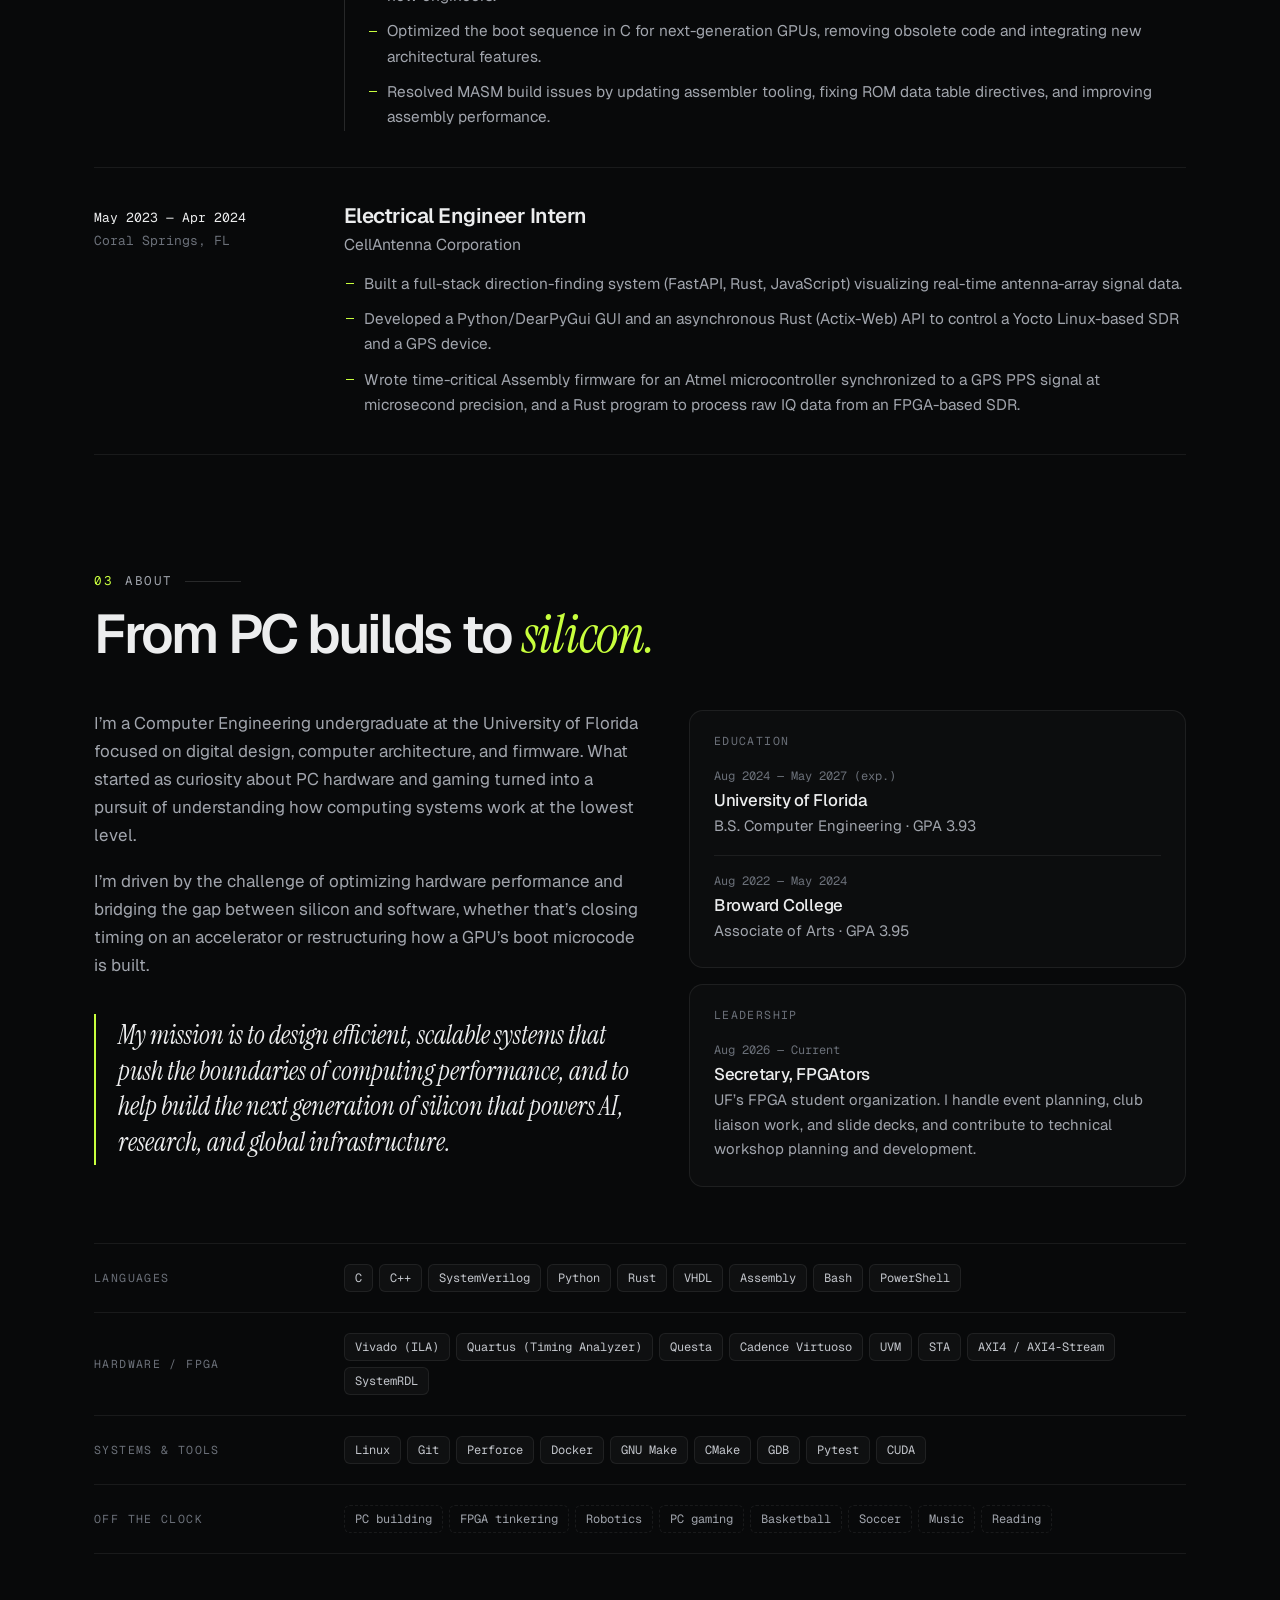
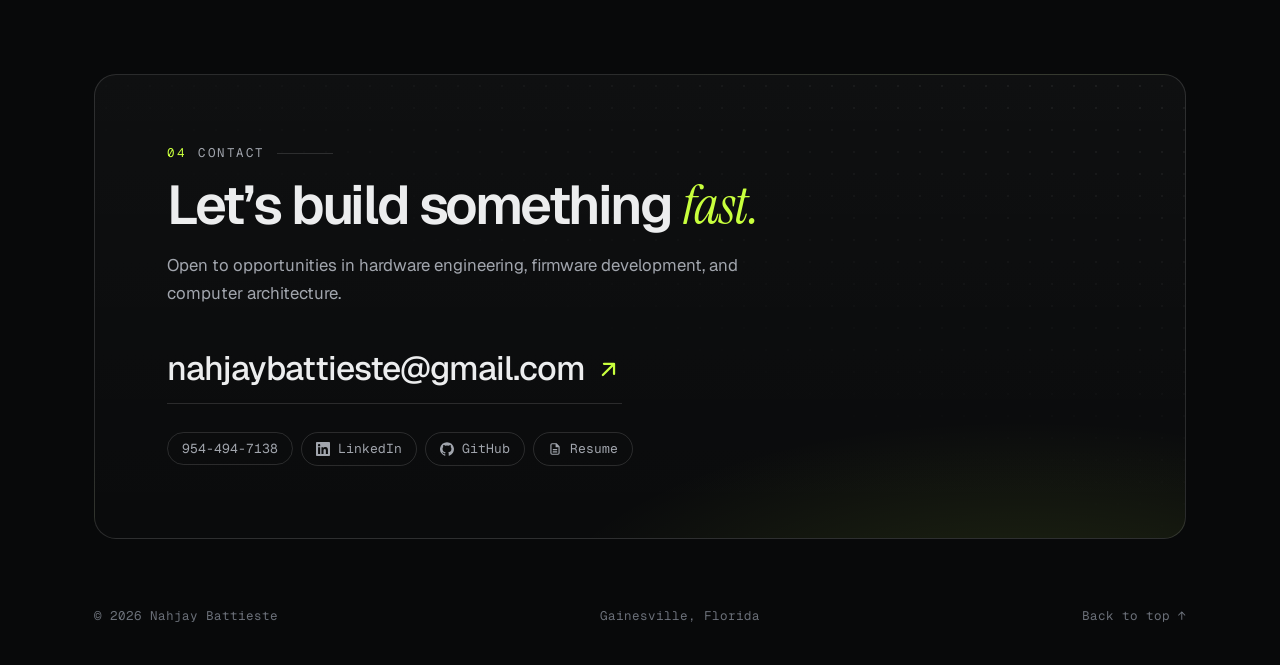
<file: elements.html>
<!DOCTYPE html>
<html lang="en">
<head>
  <meta charset="utf-8" />
  <title>Nahjay Battieste — Redirecting…</title>
  <meta name="robots" content="noindex" />
  <meta http-equiv="refresh" content="0; url=index.html#about" />
  <link rel="canonical" href="https://nahjay.github.io/#about" />
  <script>location.replace('index.html' + (location.hash || '#about'));</script>
</head>
<body style="background:#08090a;color:#ecedee;font-family:system-ui,sans-serif">
  <p>This page has moved. <a style="color:#c8ff3d" href="index.html#about">Continue to the portfolio</a>.</p>
</body>
</html>
</file>
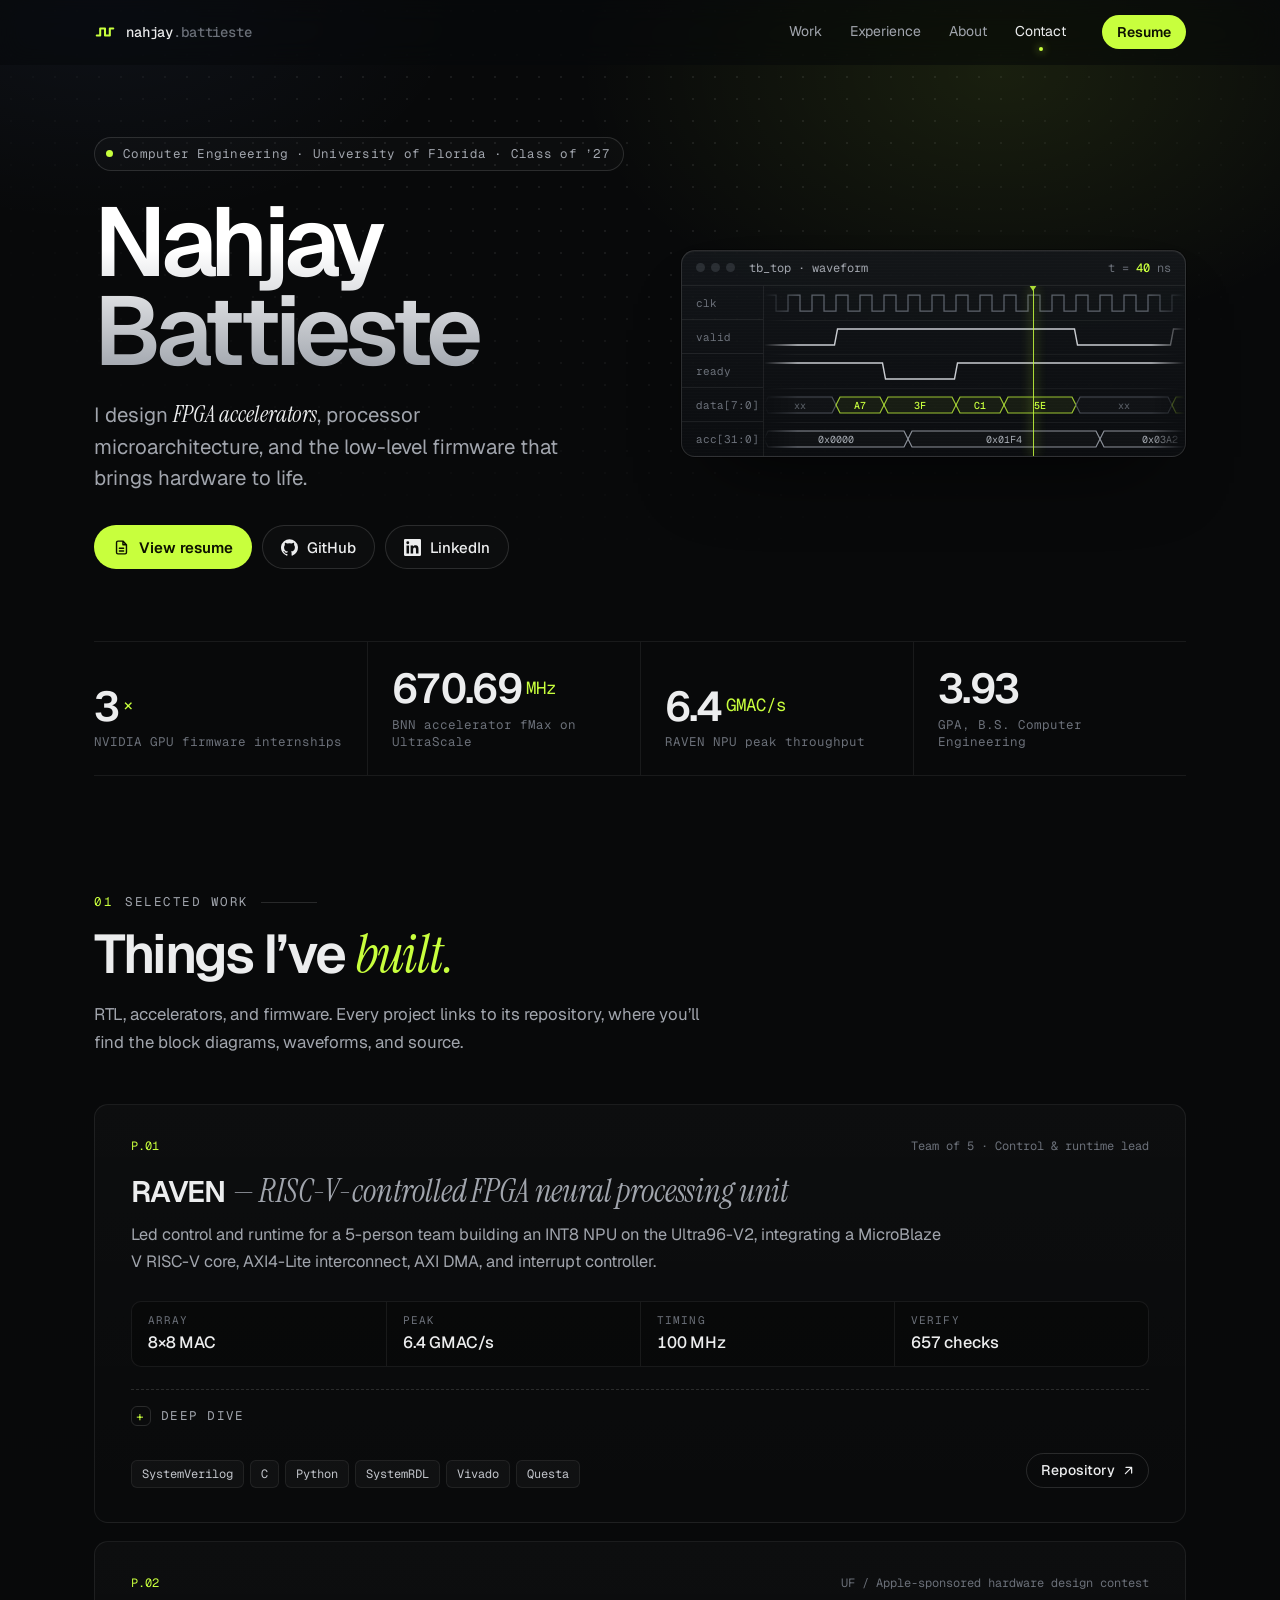
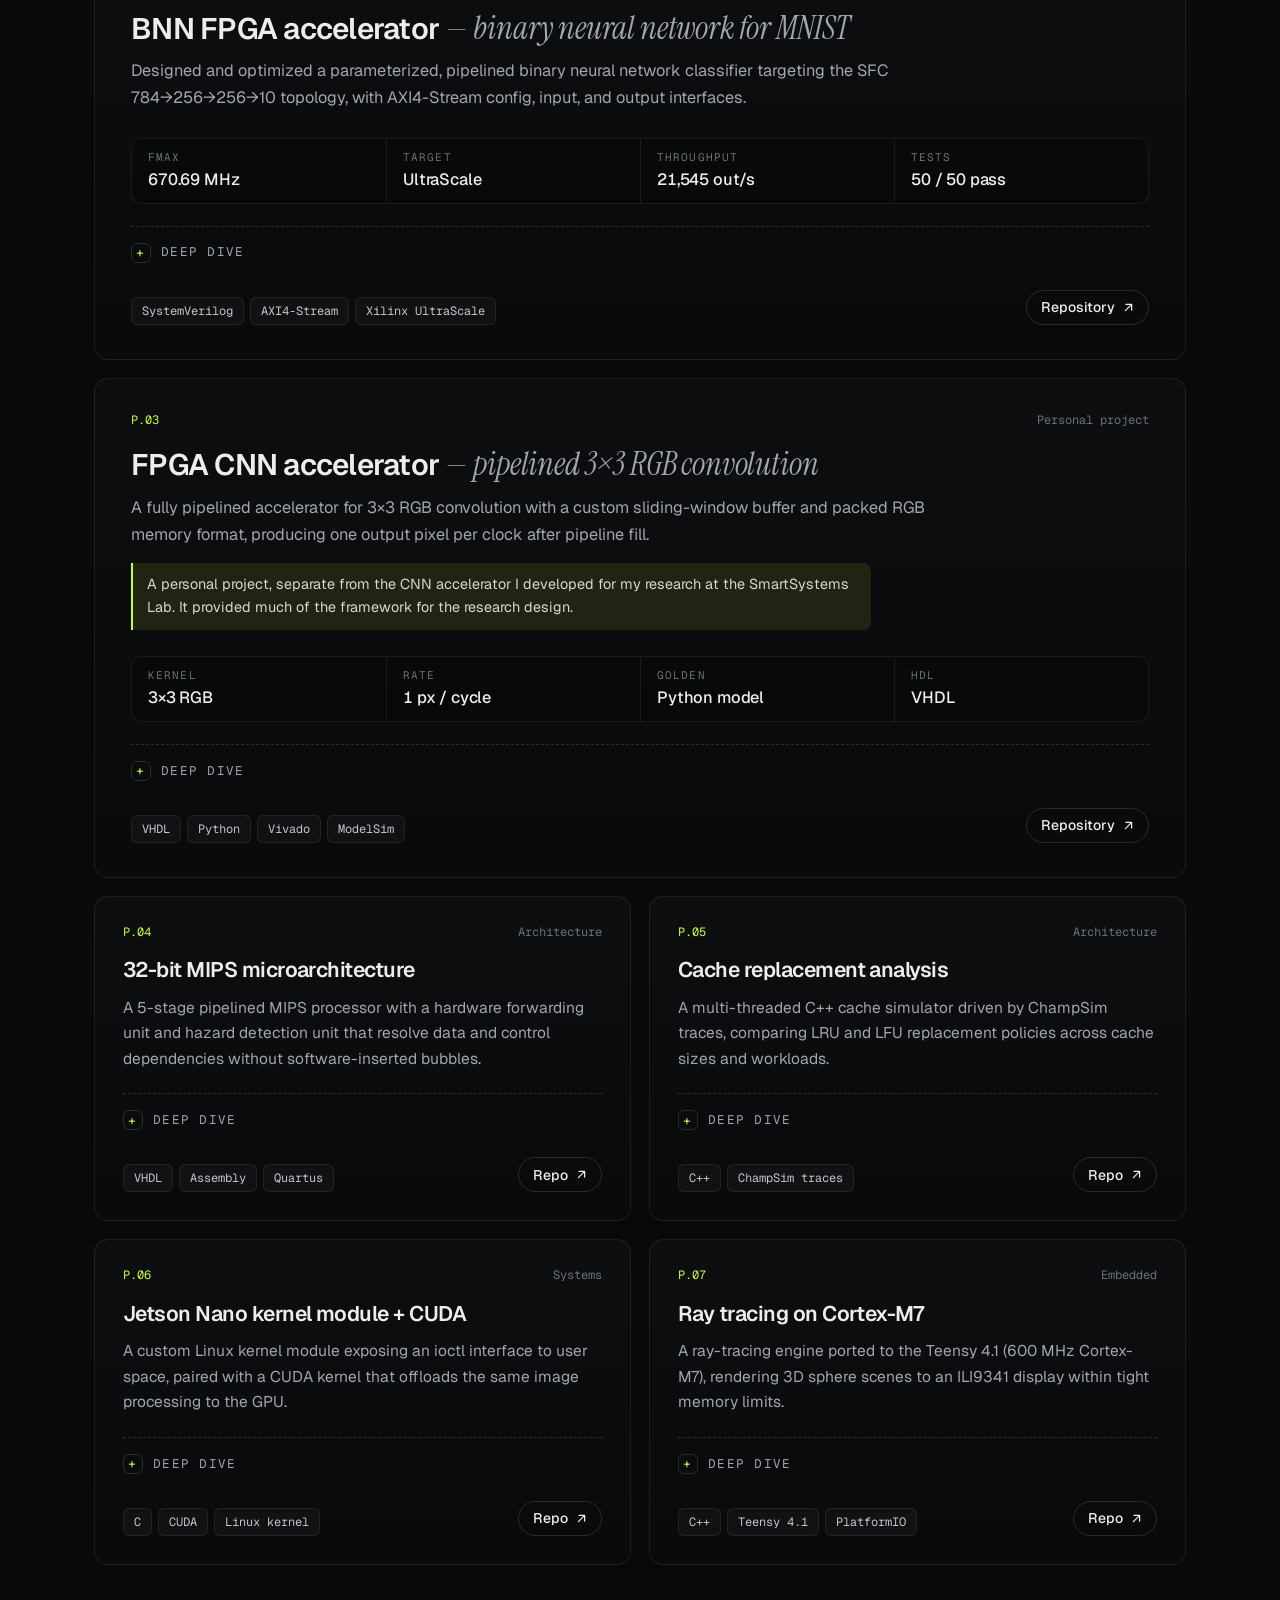
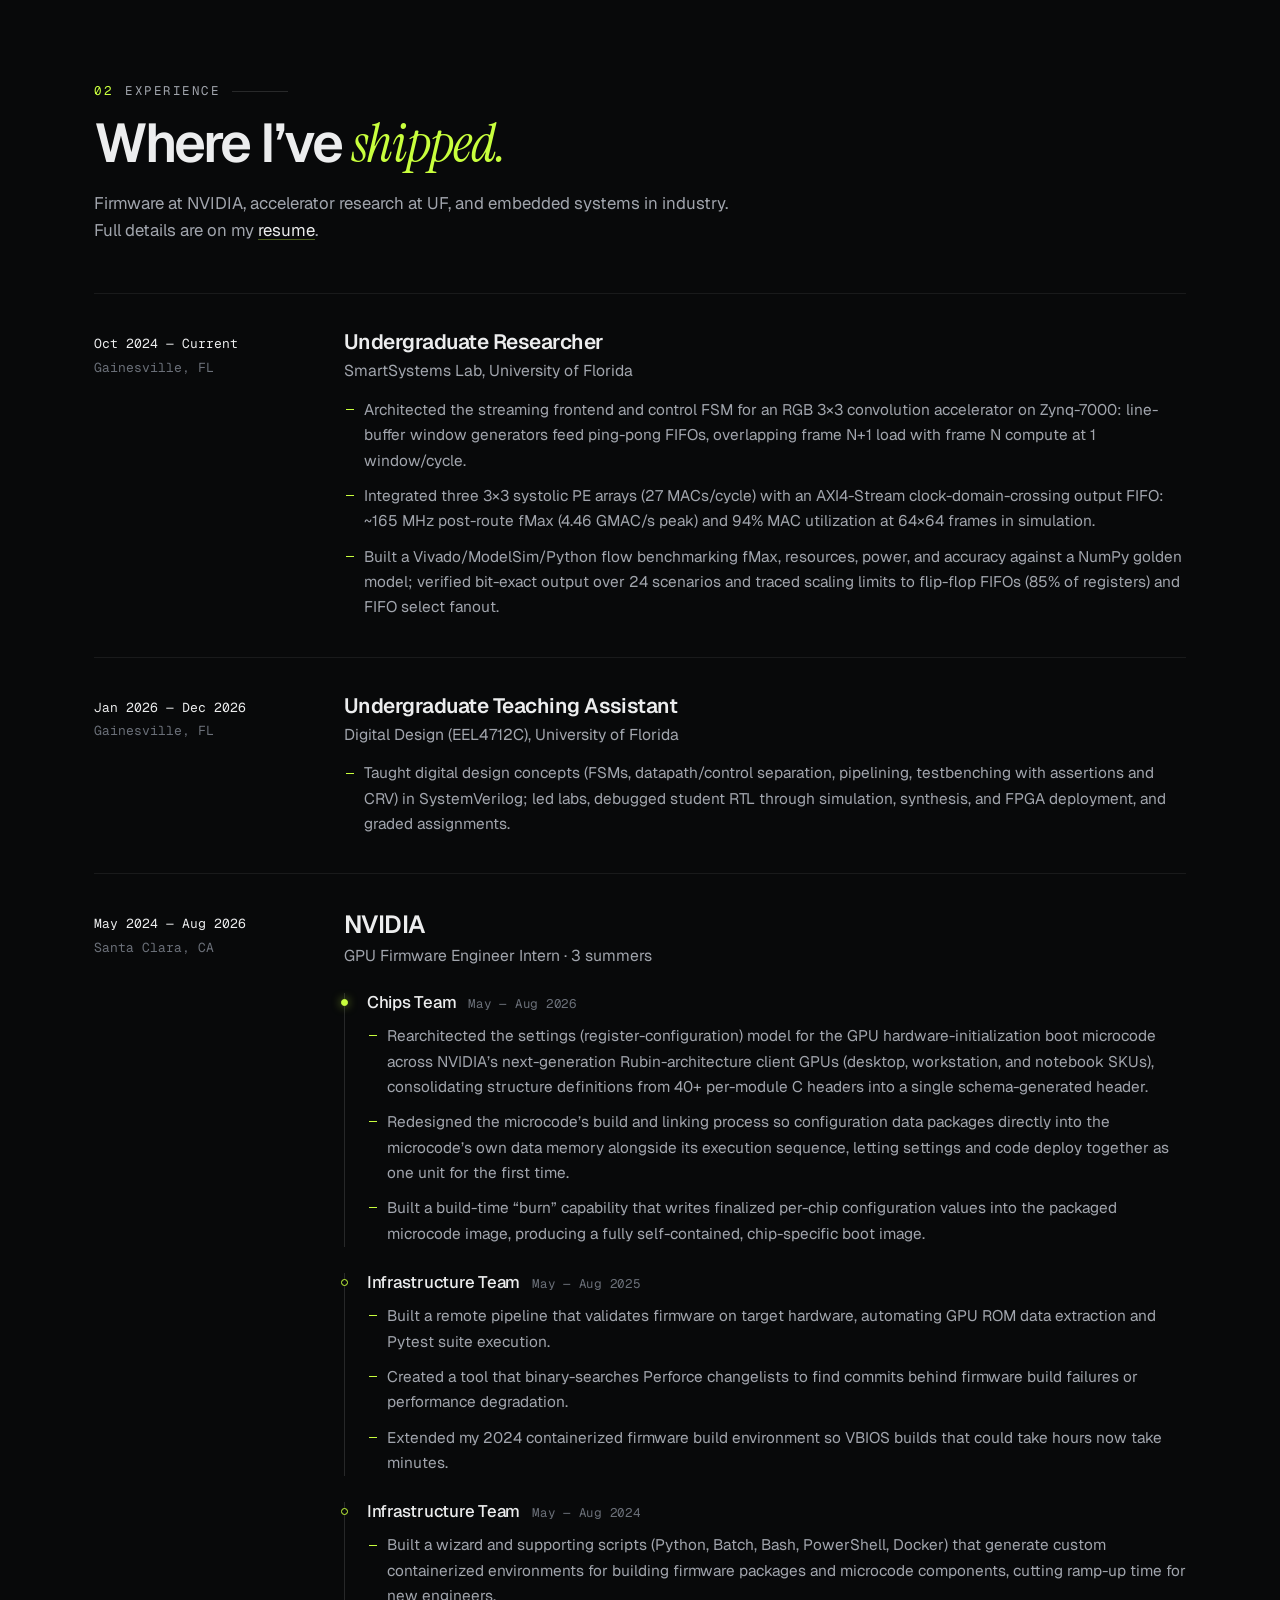
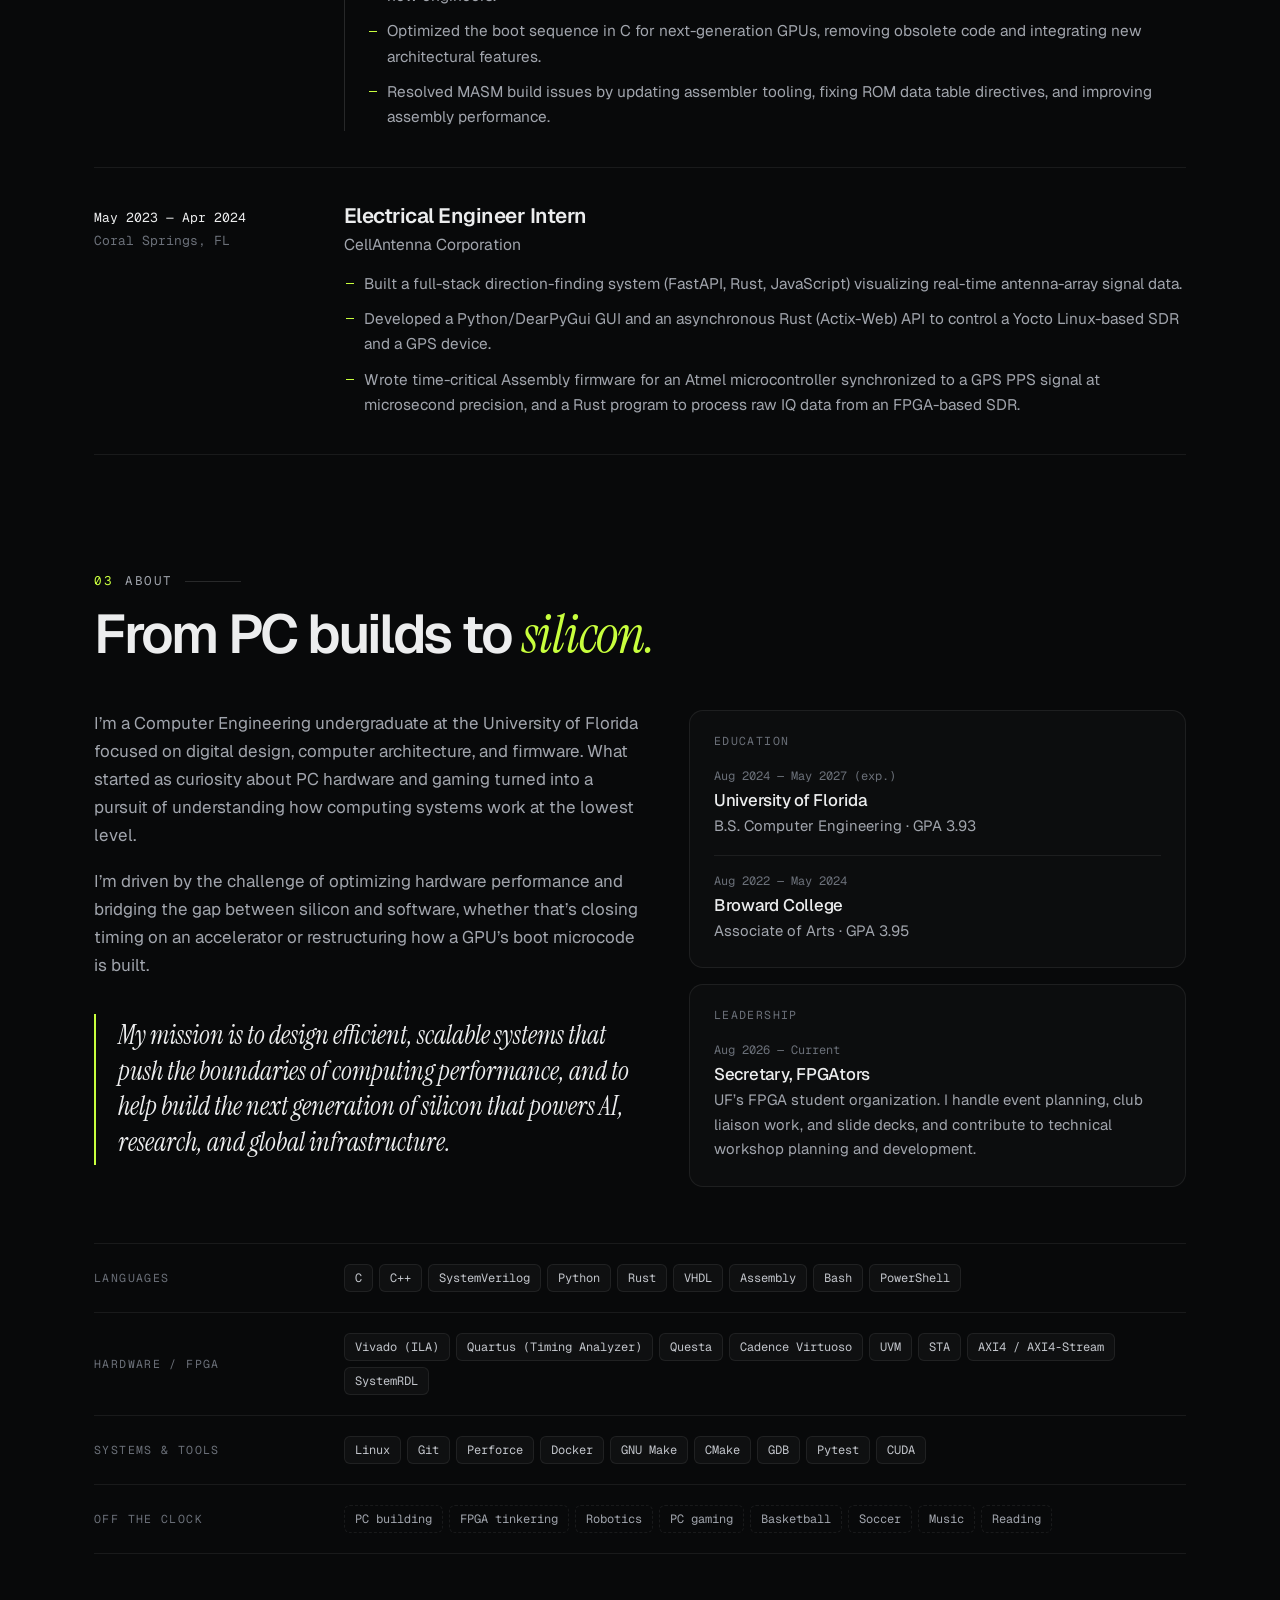
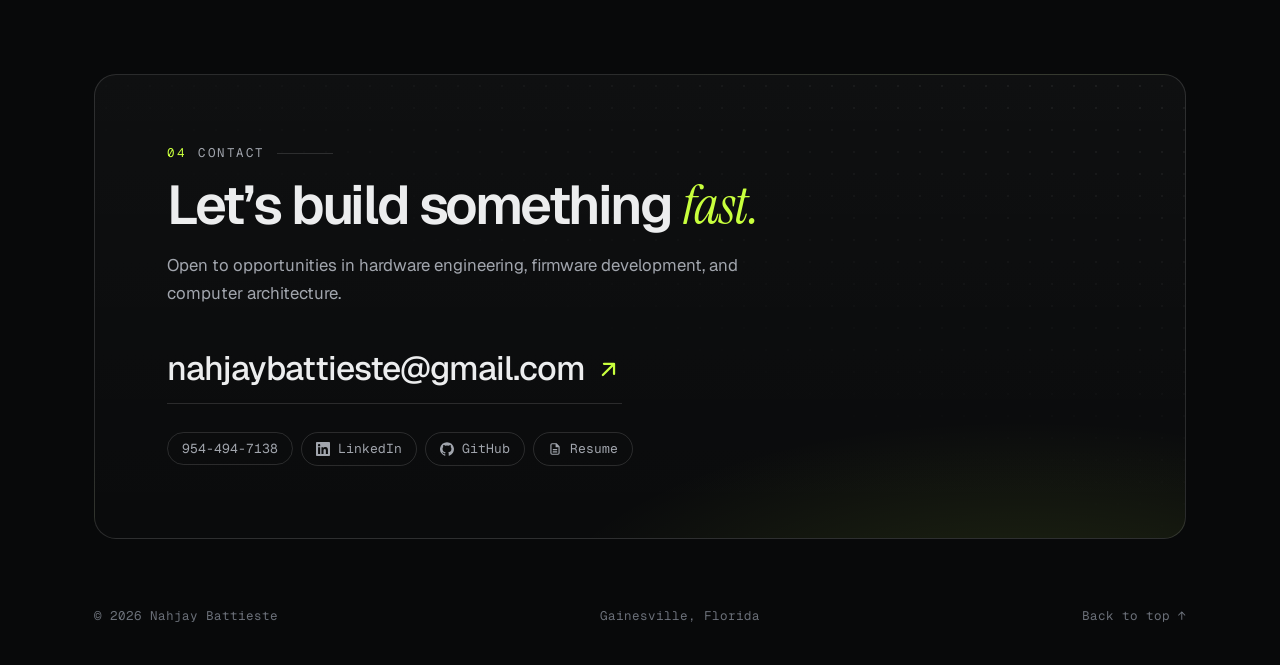
<file: experience.html>
<!DOCTYPE html>
<html lang="en">
<head>
  <meta charset="utf-8" />
  <title>Nahjay Battieste — Redirecting…</title>
  <meta name="robots" content="noindex" />
  <meta http-equiv="refresh" content="0; url=index.html#experience" />
  <link rel="canonical" href="https://nahjay.github.io/#experience" />
  <script>location.replace('index.html' + (location.hash || '#experience'));</script>
</head>
<body style="background:#08090a;color:#ecedee;font-family:system-ui,sans-serif">
  <p>This page has moved. <a style="color:#c8ff3d" href="index.html#experience">Continue to the portfolio</a>.</p>
</body>
</html>
</file>
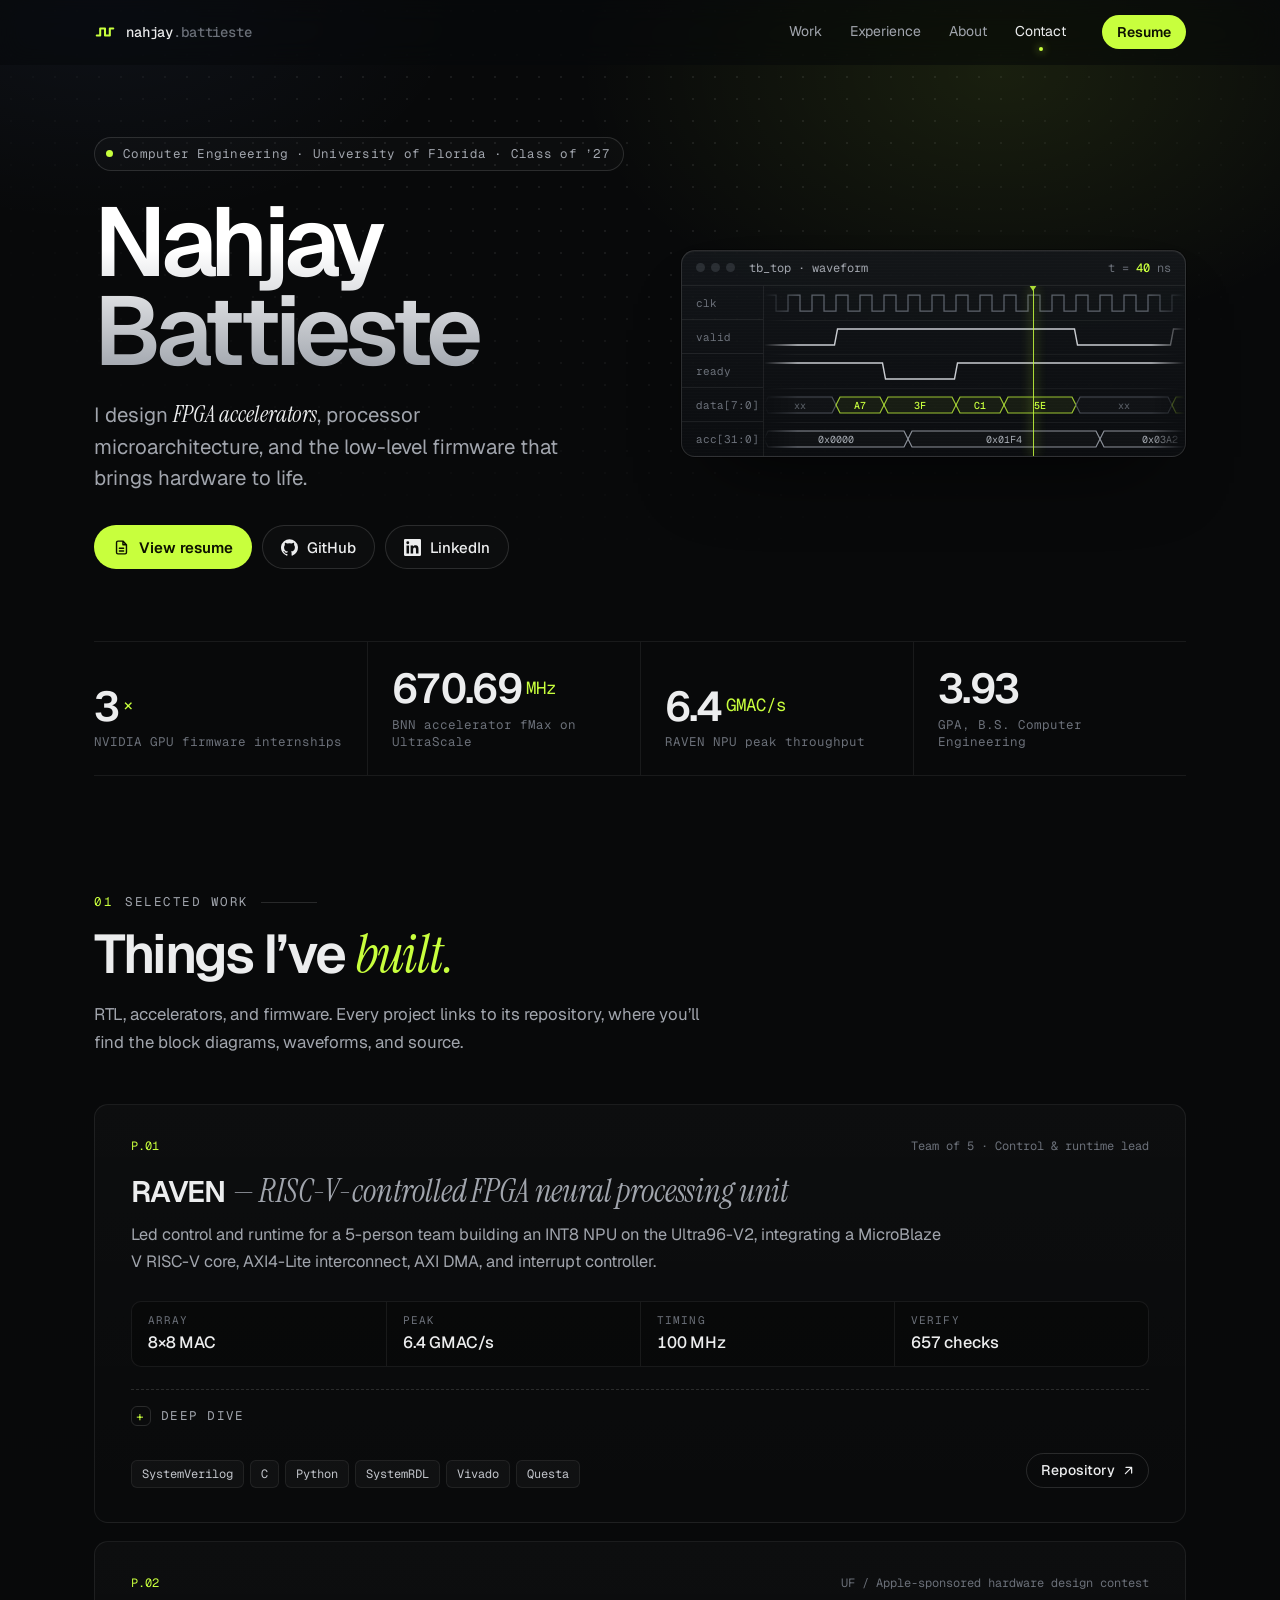
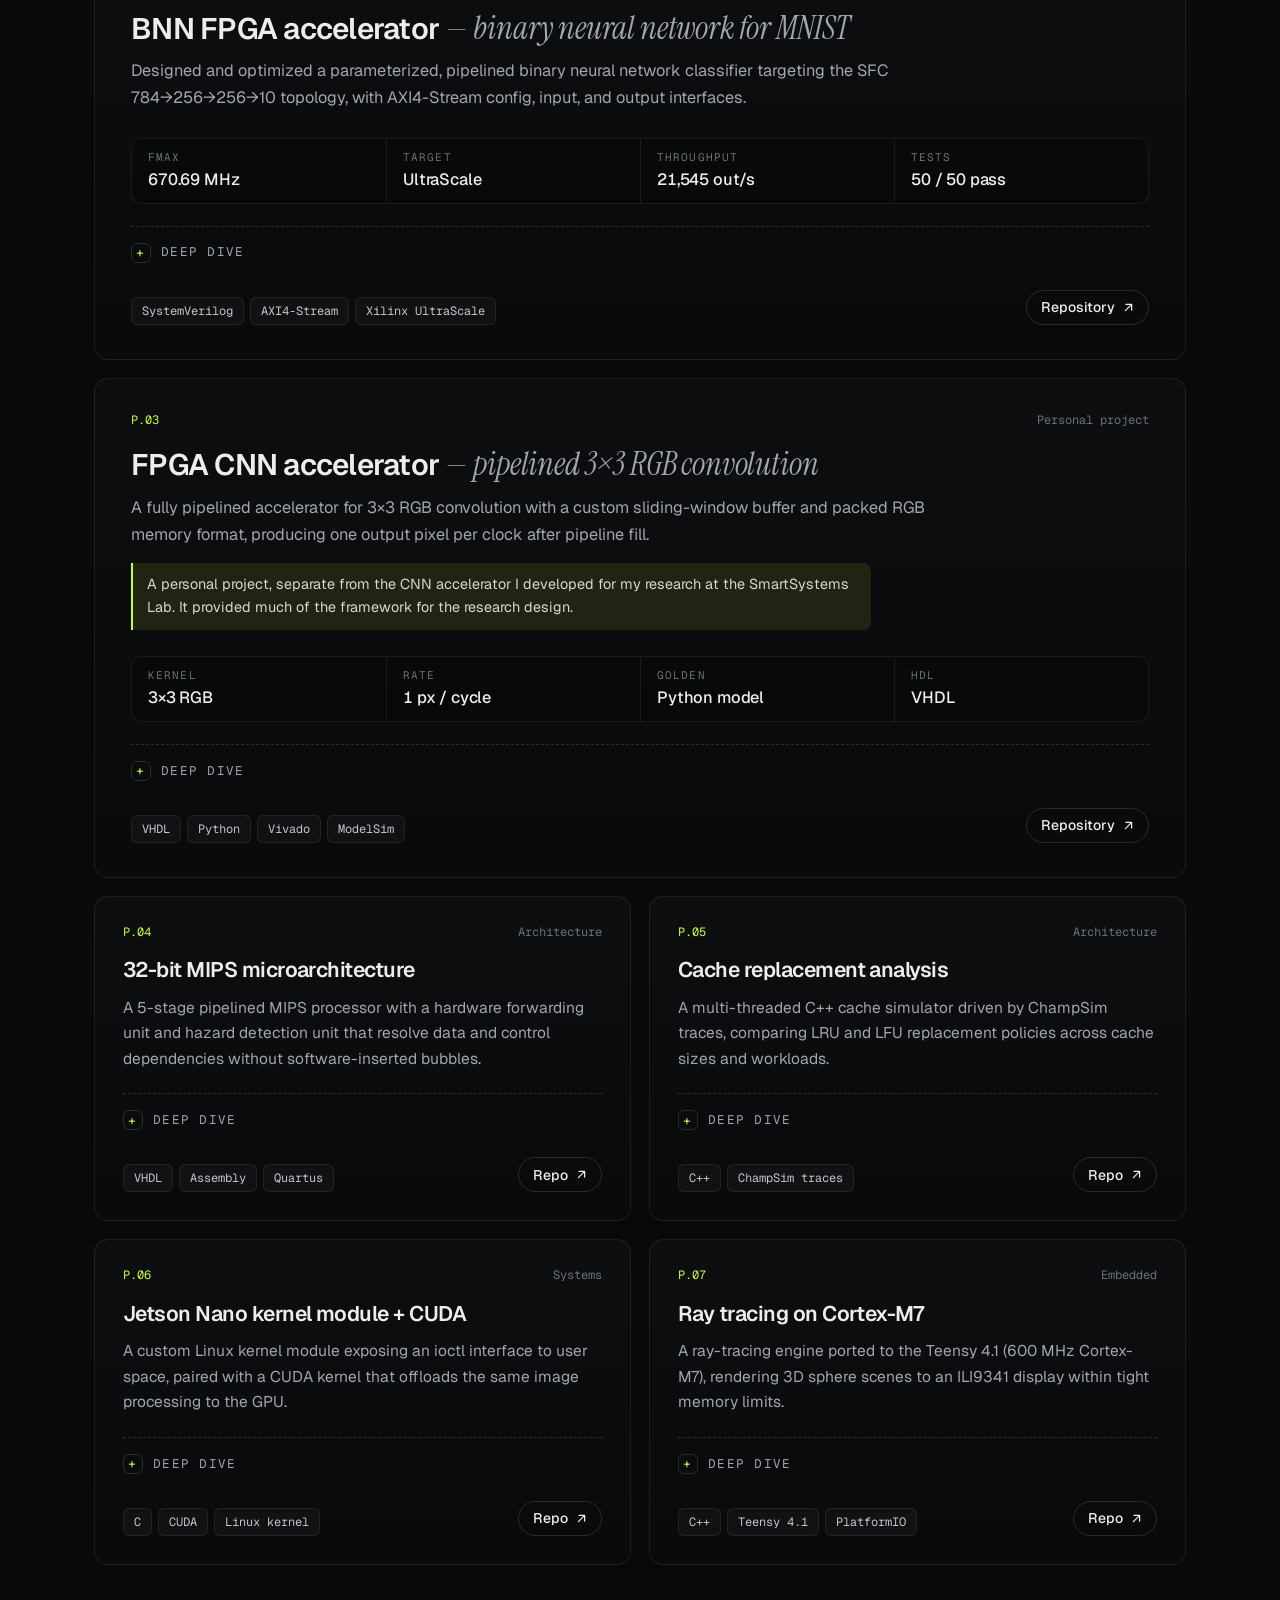
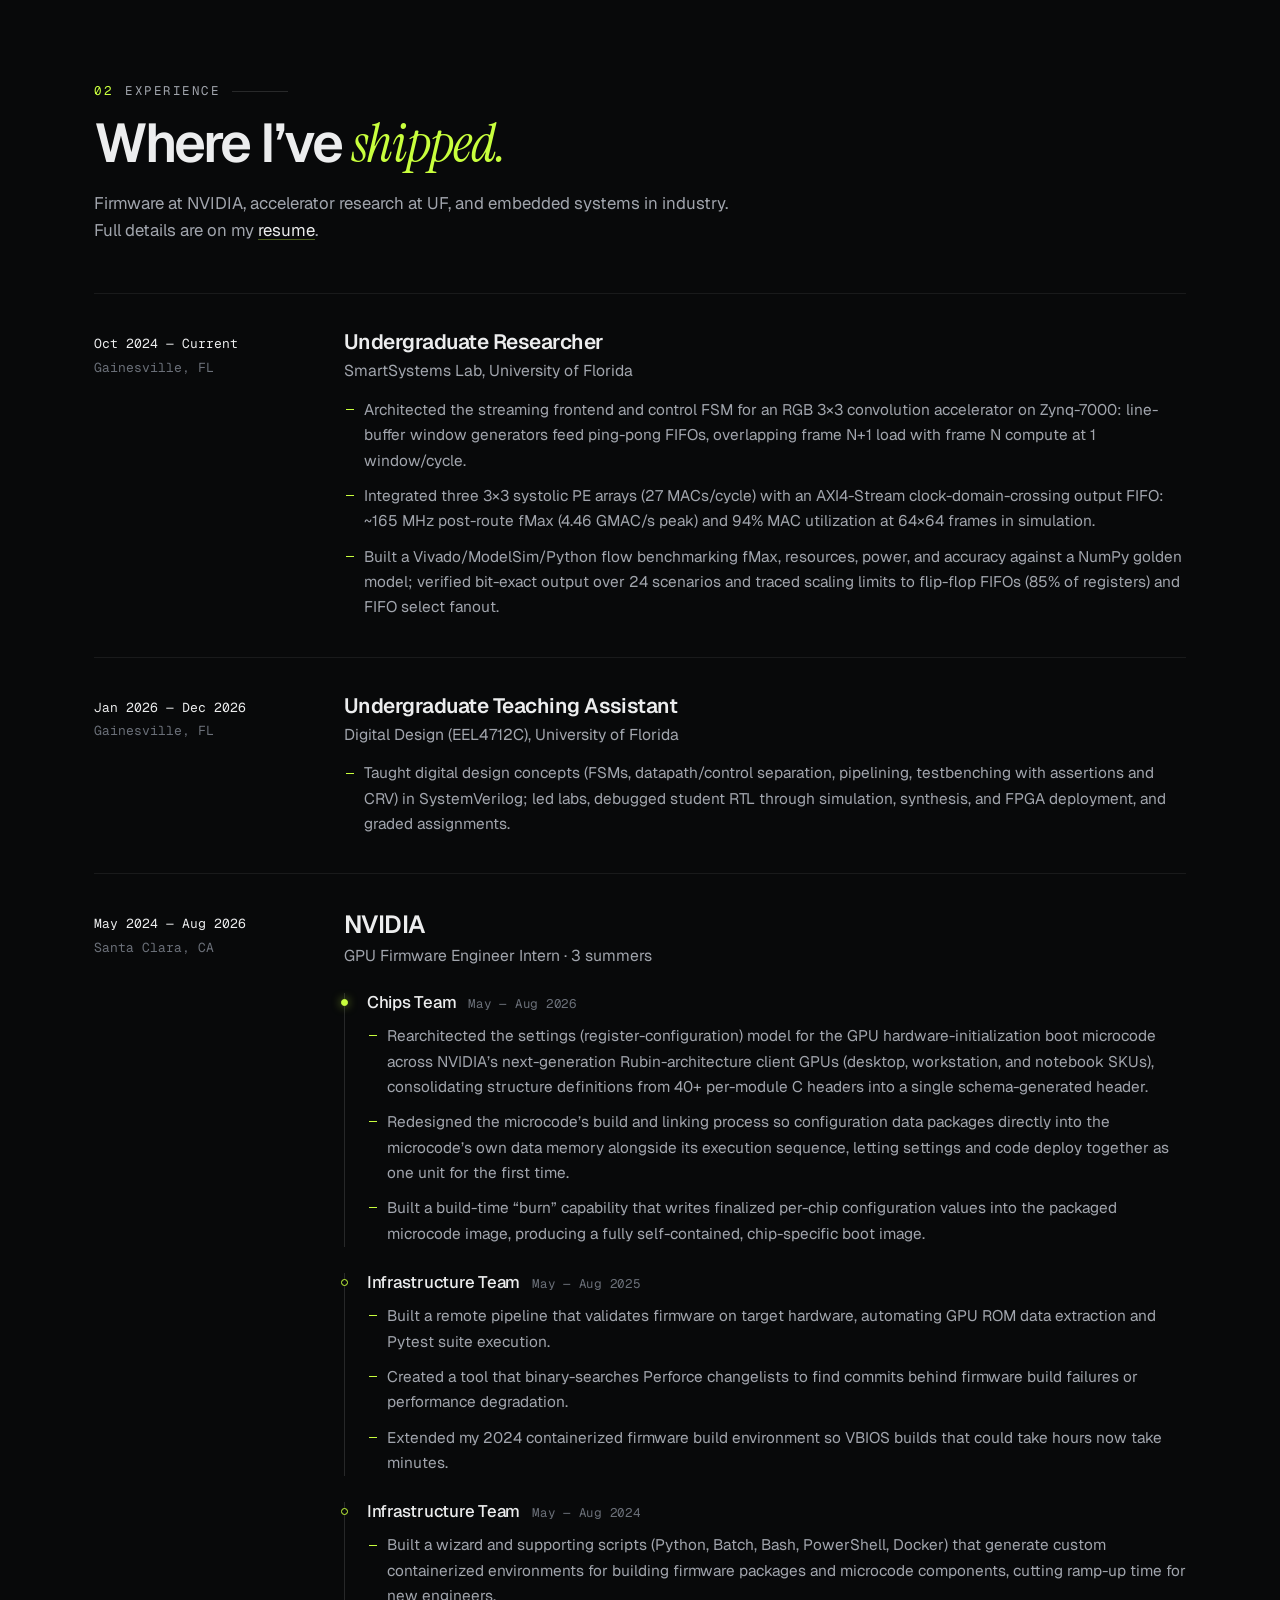
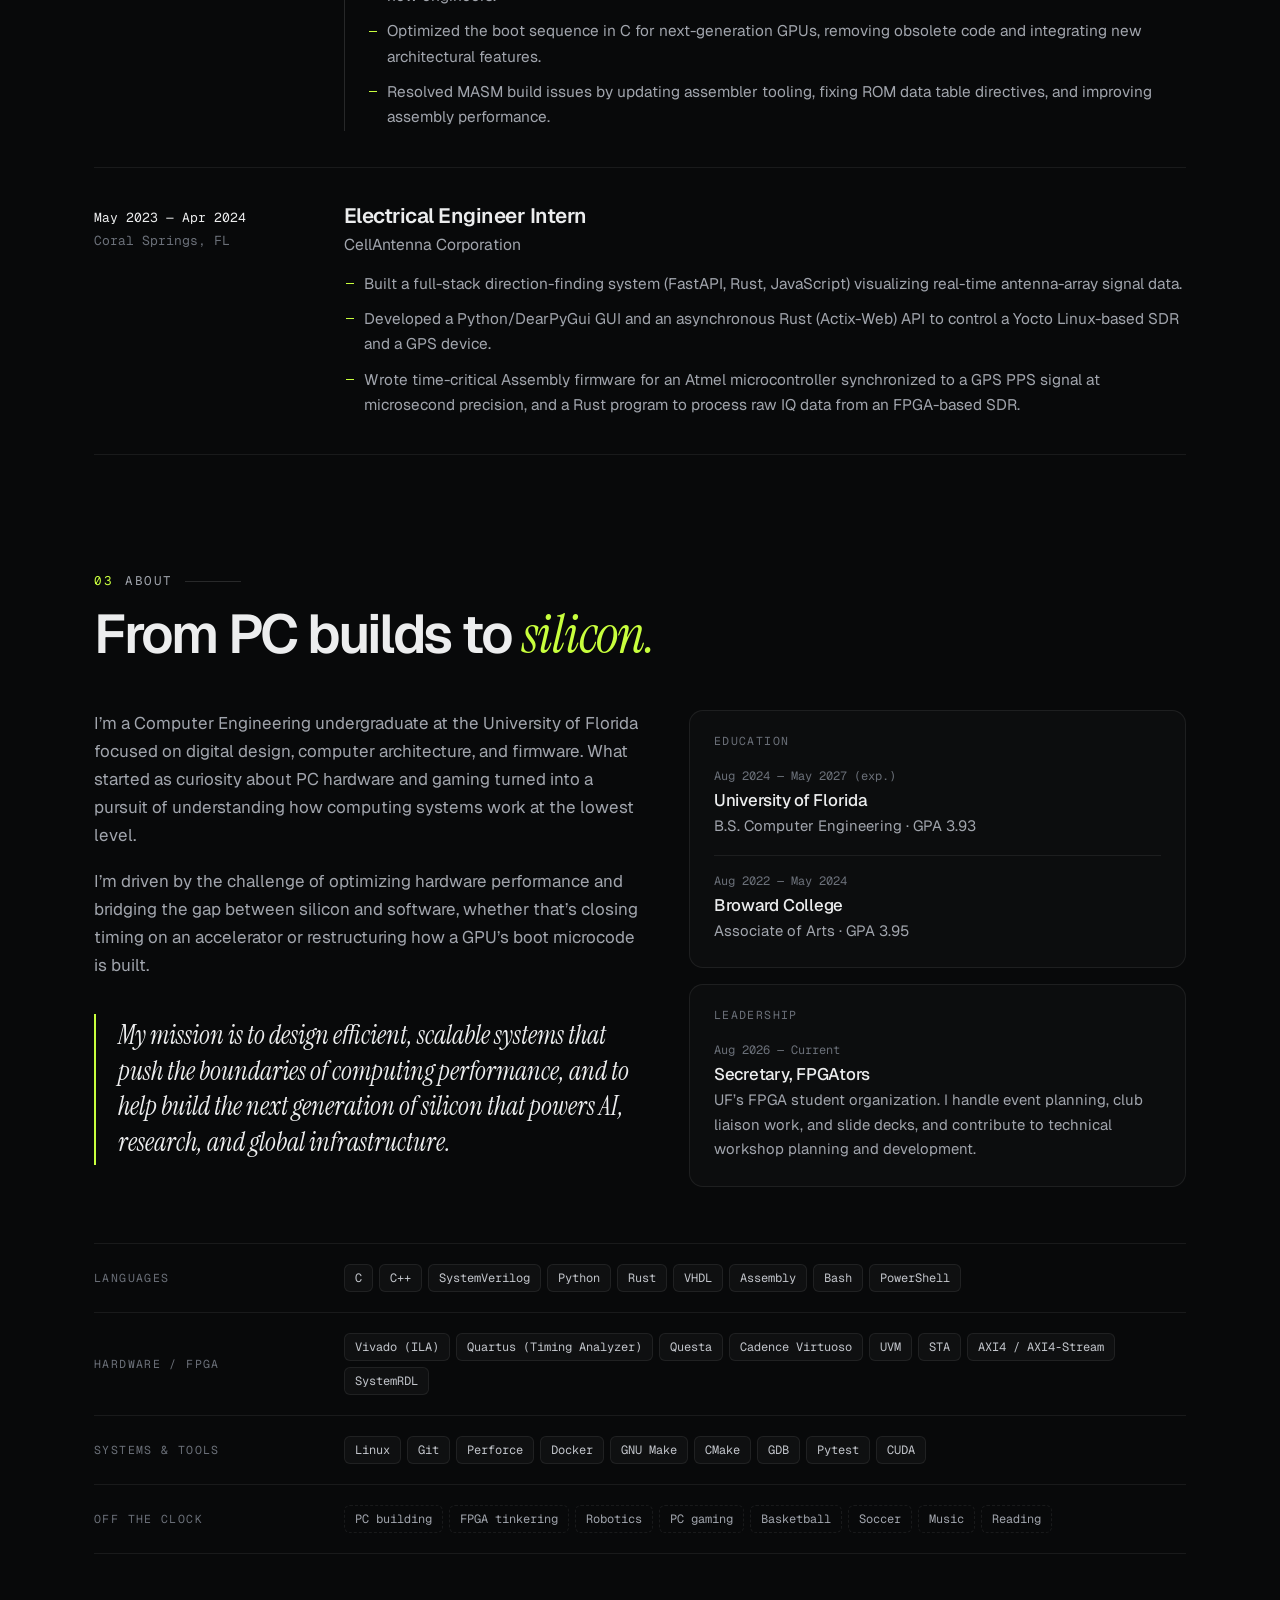
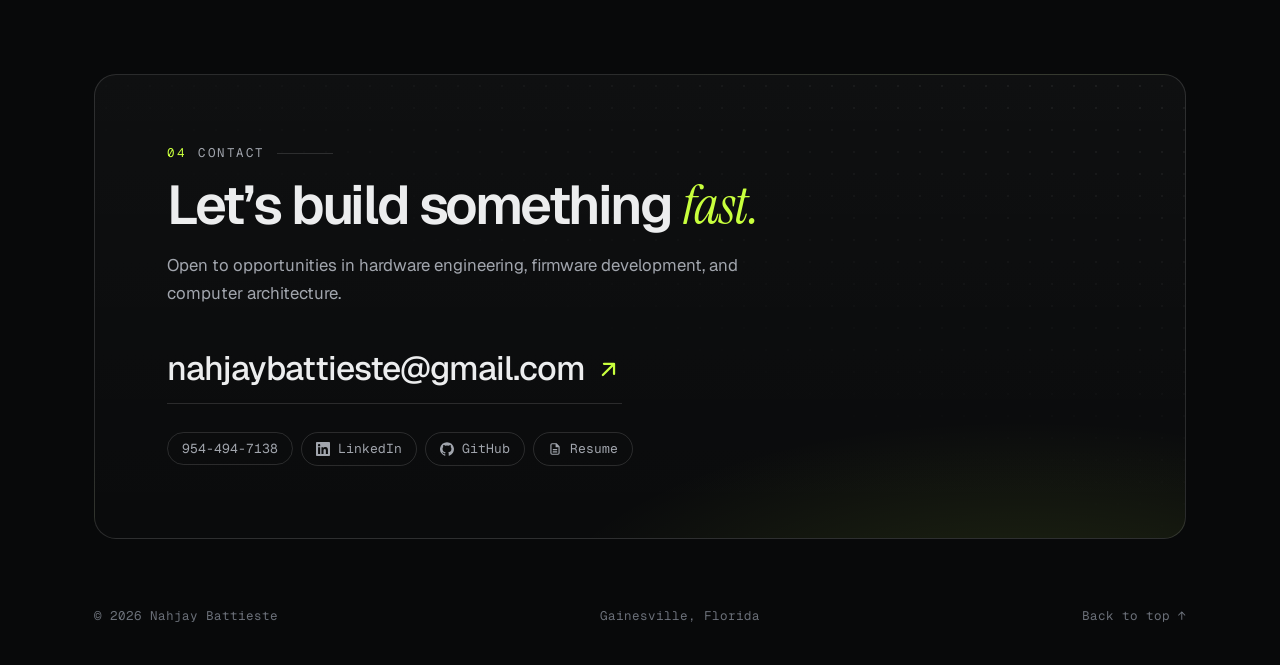
<file: generic.html>
<!DOCTYPE html>
<html lang="en">
<head>
  <meta charset="utf-8" />
  <title>Nahjay Battieste — Redirecting…</title>
  <meta name="robots" content="noindex" />
  <meta http-equiv="refresh" content="0; url=index.html#work" />
  <link rel="canonical" href="https://nahjay.github.io/#work" />
  <script>location.replace('index.html' + (location.hash || '#work'));</script>
</head>
<body style="background:#08090a;color:#ecedee;font-family:system-ui,sans-serif">
  <p>This page has moved. <a style="color:#c8ff3d" href="index.html#work">Continue to the portfolio</a>.</p>
</body>
</html>
</file>
<file: assets/css/style.css>
/* ==========================================================================
   Nahjay Battieste — portfolio
   Hand-built. Dark, technical, quiet.
   ========================================================================== */

:root {
  --bg: #08090a;
  --bg-1: #0e1012;
  --bg-2: #14171a;
  --line: rgba(255, 255, 255, 0.07);
  --line-2: rgba(255, 255, 255, 0.13);
  --text: #ecedee;
  --muted: #a1a5ad;
  --dim: #6b7079;
  --accent: #c8ff3d;
  --accent-ink: #0c1000;
  --accent-soft: rgba(200, 255, 61, 0.1);
  --accent-line: rgba(200, 255, 61, 0.35);

  --sans: "Geist", ui-sans-serif, system-ui, -apple-system, "Segoe UI", sans-serif;
  --mono: "Geist Mono", ui-monospace, "SFMono-Regular", Menlo, Consolas, monospace;
  --serif: "Instrument Serif", "Iowan Old Style", Georgia, serif;

  --radius: 14px;
  --gutter: 24px;
  --maxw: 1140px;
  --ease: cubic-bezier(0.2, 0.7, 0.2, 1);
  color-scheme: dark;
}

*, *::before, *::after { box-sizing: border-box; }
html { scroll-behavior: smooth; scroll-padding-top: 84px; -webkit-text-size-adjust: 100%; }
body {
  margin: 0;
  background: var(--bg);
  color: var(--text);
  font: 400 16px/1.65 var(--sans);
  -webkit-font-smoothing: antialiased;
  -moz-osx-font-smoothing: grayscale;
  text-rendering: optimizeLegibility;
  overflow-x: hidden;
}

/* Ambient background: dot grid fading out + accent glow */
body::before,
body::after {
  content: "";
  position: absolute;
  inset: 0 0 auto 0;
  pointer-events: none;
  z-index: -1;
}
body::before {
  height: 1100px;
  background-image: radial-gradient(rgba(255, 255, 255, 0.075) 1px, transparent 1px);
  background-size: 22px 22px;
  -webkit-mask-image: radial-gradient(ellipse 80% 70% at 50% 0%, #000 30%, transparent 75%);
          mask-image: radial-gradient(ellipse 80% 70% at 50% 0%, #000 30%, transparent 75%);
}
body::after {
  height: 900px;
  background:
    radial-gradient(600px 380px at 78% 8%, rgba(200, 255, 61, 0.09), transparent 70%),
    radial-gradient(520px 320px at 8% 0%, rgba(120, 160, 255, 0.06), transparent 70%);
}

::selection { background: var(--accent); color: var(--accent-ink); }

a { color: inherit; text-decoration: none; }
p a, .section-sub a {
  color: var(--text);
  text-decoration: underline;
  text-decoration-color: var(--accent-line);
  text-underline-offset: 3px;
  transition: text-decoration-color 0.2s;
}
p a:hover, .section-sub a:hover { text-decoration-color: var(--accent); }

:focus-visible { outline: 2px solid var(--accent); outline-offset: 3px; border-radius: 6px; }

h1, h2, h3, h4 { margin: 0; font-weight: 600; letter-spacing: -0.02em; line-height: 1.15; }
p { margin: 0; }
ul, ol { margin: 0; padding: 0; list-style: none; }
em { font-family: var(--serif); font-style: italic; font-weight: 400; letter-spacing: -0.005em; }

.container { width: 100%; max-width: var(--maxw); margin: 0 auto; padding: 0 var(--gutter); }

.skip {
  position: absolute; left: 16px; top: -60px; z-index: 100;
  background: var(--accent); color: var(--accent-ink);
  padding: 8px 14px; border-radius: 8px; font-weight: 600;
}
.skip:focus { top: 12px; }

/* ---------- Buttons ---------- */
.btn {
  display: inline-flex; align-items: center; gap: 9px;
  height: 44px; padding: 0 18px;
  border-radius: 999px;
  font: 500 15px/1 var(--sans);
  border: 1px solid transparent;
  transition: background 0.2s, border-color 0.2s, color 0.2s, transform 0.2s var(--ease), box-shadow 0.2s;
  white-space: nowrap;
}
.btn .ico { width: 17px; height: 17px; flex: none; }
.btn:active { transform: translateY(1px); }
.btn-accent { background: var(--accent); color: var(--accent-ink); font-weight: 600; }
.btn-accent:hover { box-shadow: 0 0 0 4px var(--accent-soft), 0 8px 30px -8px rgba(200, 255, 61, 0.5); }
.btn-ghost { border-color: var(--line-2); color: var(--text); background: rgba(255, 255, 255, 0.02); }
.btn-ghost:hover { border-color: rgba(255, 255, 255, 0.28); background: rgba(255, 255, 255, 0.05); }
.btn-sm { height: 34px; padding: 0 14px; font-size: 14px; }

/* ---------- Nav ---------- */
.nav {
  position: sticky; top: 0; z-index: 50;
  background: rgba(8, 9, 10, 0.6);
  -webkit-backdrop-filter: saturate(160%) blur(14px);
          backdrop-filter: saturate(160%) blur(14px);
  border-bottom: 1px solid transparent;
  transition: border-color 0.3s, background 0.3s;
}
.nav.scrolled { border-bottom-color: var(--line); background: rgba(8, 9, 10, 0.78); }
.nav-inner { display: flex; align-items: center; gap: 24px; height: 64px; }
.brand { display: inline-flex; align-items: center; gap: 10px; font: 500 14px/1 var(--mono); letter-spacing: -0.01em; }
.brand-mark { width: 22px; height: 22px; color: var(--accent); }
.brand-dim { color: var(--dim); }
.nav-links { display: flex; gap: 4px; margin-left: auto; }
.nav-links a {
  position: relative; white-space: nowrap;
  display: block; padding: 8px 12px; border-radius: 8px;
  font-size: 14px; color: var(--muted);
  transition: color 0.2s, background 0.2s;
}
.nav-links a:hover { color: var(--text); background: rgba(255, 255, 255, 0.04); }
.nav-links a.active { color: var(--text); }
.nav-links a.active::before {
  content: ""; position: absolute; left: 50%; bottom: 1px; width: 4px; height: 4px; margin-left: -2px;
  border-radius: 50%; background: var(--accent);
  box-shadow: 0 0 8px var(--accent);
}

/* ---------- Hero ---------- */
.hero { padding: 72px 0 0; }
.hero-grid {
  display: grid;
  grid-template-columns: minmax(0, 1.05fr) minmax(0, 1fr);
  gap: 56px;
  align-items: center;
}
.eyebrow {
  display: inline-flex; align-items: center; gap: 10px;
  font: 400 12.5px/1.4 var(--mono);
  color: var(--muted);
  letter-spacing: 0.02em;
  padding: 7px 13px 7px 11px;
  border: 1px solid var(--line-2);
  border-radius: 999px;
  background: rgba(255, 255, 255, 0.02);
}
.pulse {
  width: 7px; height: 7px; border-radius: 50%; background: var(--accent); flex: none;
  box-shadow: 0 0 0 0 rgba(200, 255, 61, 0.6);
  animation: pulse 2.4s infinite;
}
@keyframes pulse {
  0% { box-shadow: 0 0 0 0 rgba(200, 255, 61, 0.55); }
  70% { box-shadow: 0 0 0 9px rgba(200, 255, 61, 0); }
  100% { box-shadow: 0 0 0 0 rgba(200, 255, 61, 0); }
}
.hero-title {
  margin: 26px 0 22px;
  font-size: clamp(3.1rem, 7.6vw, 6.4rem);
  font-weight: 600;
  line-height: 0.92;
  letter-spacing: -0.055em;
  background: linear-gradient(180deg, #fff 30%, #9ea3ab);
  -webkit-background-clip: text; background-clip: text;
  color: transparent;
}
.hero-lede {
  max-width: 34ch;
  font-size: clamp(1.1rem, 1.6vw, 1.3rem);
  line-height: 1.5;
  color: var(--muted);
}
.hero-lede em { color: var(--text); font-size: 1.12em; }
.hero-actions { display: flex; flex-wrap: wrap; gap: 10px; margin-top: 32px; }

/* Scope panel */
.scope {
  margin: 0;
  border: 1px solid var(--line-2);
  border-radius: var(--radius);
  background: linear-gradient(180deg, rgba(20, 23, 26, 0.9), rgba(12, 14, 16, 0.9));
  box-shadow: 0 40px 80px -40px rgba(0, 0, 0, 0.8), 0 0 0 1px rgba(0, 0, 0, 0.4), inset 0 1px 0 rgba(255, 255, 255, 0.04);
  overflow: hidden;
  position: relative;
}
.scope::after {
  content: ""; position: absolute; inset: 0; pointer-events: none;
  background: repeating-linear-gradient(0deg, rgba(255, 255, 255, 0.012) 0 1px, transparent 1px 3px);
}
.scope-bar {
  display: flex; align-items: center; gap: 14px;
  padding: 11px 14px;
  border-bottom: 1px solid var(--line);
  font: 400 12px/1 var(--mono);
  color: var(--dim);
}
.scope-dots { display: inline-flex; gap: 6px; }
.scope-dots i { width: 9px; height: 9px; border-radius: 50%; background: #2a2e33; }
.scope-file { color: var(--muted); }
.scope-time { margin-left: auto; font-variant-numeric: tabular-nums; }
.scope-time b { color: var(--accent); font-weight: 500; }
.scope-body { display: flex; }
.scope-labels {
  flex: none; width: 82px; padding: 0;
  border-right: 1px solid var(--line);
  font: 400 11px/34px var(--mono);
  color: var(--dim);
}
.scope-labels li { height: 34px; padding-left: 14px; border-bottom: 1px solid var(--line); white-space: nowrap; }
.scope-labels li:last-child { border-bottom: 0; }
.scope-wave {
  position: relative; flex: 1; min-width: 0; height: 170px; overflow: hidden;
  -webkit-mask-image: linear-gradient(90deg, transparent, #000 8%, #000 92%, transparent);
          mask-image: linear-gradient(90deg, transparent, #000 8%, #000 92%, transparent);
}
.scope-wave svg { position: absolute; left: 0; top: 0; display: block; }
.wave-track { animation: scroll var(--wave-dur, 28s) linear infinite; will-change: transform; }
@keyframes scroll { to { transform: translateX(calc(var(--wave-w, 1152px) * -1)); } }
.scope-cursor {
  position: absolute; top: 0; bottom: 0; left: 64%;
  width: 1px; background: var(--accent);
  box-shadow: 0 0 12px 1px rgba(200, 255, 61, 0.45);
  opacity: 0.85;
}
.scope-cursor::before {
  content: ""; position: absolute; top: -1px; left: -4px;
  border: 4.5px solid transparent; border-top: 6px solid var(--accent);
}
.w-lane { stroke: rgba(255, 255, 255, 0.05); stroke-width: 1; }
.w-clk { fill: none; stroke: #5c626b; stroke-width: 1.25; }
.w-bin { fill: none; stroke: #c9ccd1; stroke-width: 1.4; }
.w-bus { fill: rgba(200, 255, 61, 0.06); stroke: rgba(200, 255, 61, 0.75); stroke-width: 1.2; }
.w-bus-idle { fill: rgba(255, 255, 255, 0.02); stroke: #4a4f56; stroke-width: 1.2; }
.w-bus2 { fill: rgba(255, 255, 255, 0.025); stroke: #8b9099; stroke-width: 1.2; }
.w-txt { font: 500 10px var(--mono); fill: var(--accent); dominant-baseline: central; text-anchor: middle; }
.w-txt2 { font: 400 10px var(--mono); fill: #a6abb3; dominant-baseline: central; text-anchor: middle; }
.w-txt-idle { fill: #555a61; }

/* Stats */
.stats {
  display: grid; grid-template-columns: repeat(4, 1fr);
  margin: 72px 0 0;
  border-top: 1px solid var(--line);
  border-bottom: 1px solid var(--line);
}
.stat { padding: 26px 24px 24px; border-left: 1px solid var(--line); display: flex; flex-direction: column-reverse; gap: 6px; }
.stat:first-child { border-left: 0; padding-left: 0; }
.stat dt { font: 400 12.5px/1.4 var(--mono); color: var(--dim); }
.stat dd {
  margin: 0;
  font-size: clamp(1.9rem, 3.3vw, 2.6rem);
  font-weight: 600; letter-spacing: -0.04em; line-height: 1;
  font-variant-numeric: tabular-nums;
}
.stat dd span { font: 400 0.42em/1 var(--mono); letter-spacing: 0; color: var(--accent); margin-left: 5px; vertical-align: 0.55em; }

/* ---------- Sections ---------- */
.section { padding: 120px 0 0; }
.section-head { max-width: 680px; margin-bottom: 48px; }
.kicker {
  display: flex; align-items: center; gap: 12px;
  font: 400 12.5px/1 var(--mono); text-transform: uppercase; letter-spacing: 0.12em;
  color: var(--muted);
  margin-bottom: 18px;
}
.kicker span { color: var(--accent); }
.kicker::after { content: ""; height: 1px; width: 56px; background: var(--line-2); }
.section-head h2, .contact h2 {
  font-size: clamp(2.2rem, 4.6vw, 3.4rem);
  letter-spacing: -0.045em; line-height: 1.02;
}
.section-head h2 em, .contact h2 em { color: var(--accent); letter-spacing: -0.02em; padding-right: 0.06em; }
.section-sub { margin-top: 18px; color: var(--muted); font-size: 1.05rem; max-width: 58ch; }

/* ---------- Projects ---------- */
.project {
  position: relative;
  display: flex; flex-direction: column;
  padding: 28px;
  border: 1px solid var(--line);
  border-radius: var(--radius);
  background: linear-gradient(180deg, rgba(255, 255, 255, 0.025), rgba(255, 255, 255, 0.008));
  transition: border-color 0.3s, background 0.3s, transform 0.4s var(--ease);
  isolation: isolate;
}
.project::before {
  content: ""; position: absolute; inset: -1px; border-radius: inherit; z-index: -1;
  background: radial-gradient(500px 220px at var(--mx, 50%) var(--my, 0%), rgba(200, 255, 61, 0.08), transparent 65%);
  opacity: 0; transition: opacity 0.35s;
}
.project:hover { border-color: var(--line-2); }
.project:hover::before { opacity: 1; }
.project-top { display: flex; align-items: center; justify-content: space-between; gap: 12px; margin-bottom: 18px; font: 400 12px/1.3 var(--mono); }
.project-idx { color: var(--accent); }
.project-meta { color: var(--dim); text-align: right; }
.project h3 { font-size: 1.32rem; letter-spacing: -0.025em; margin-bottom: 12px; }
.project h3 em { color: var(--muted); font-size: 1.08em; }
.project > p { color: var(--muted); font-size: 0.97rem; }
.project .note {
  margin-top: 14px; padding: 10px 14px;
  border-left: 2px solid var(--accent);
  background: var(--accent-soft);
  border-radius: 0 8px 8px 0;
  color: #d6dacb; font-size: 0.9rem;
}

.projects-featured { display: grid; gap: 18px; }
.project-lg { padding: 34px 36px; }
.project-lg h3 { font-size: clamp(1.45rem, 2.4vw, 1.85rem); }
.project-lg > p { max-width: 74ch; font-size: 1.02rem; }

.specs {
  display: grid; grid-template-columns: repeat(4, 1fr);
  margin: 26px 0 0;
  border: 1px solid var(--line);
  border-radius: 10px;
  overflow: hidden;
  background: rgba(0, 0, 0, 0.25);
}
.specs div { padding: 13px 16px; border-left: 1px solid var(--line); }
.specs div:first-child { border-left: 0; }
.specs dt { font: 400 11px/1 var(--mono); color: var(--dim); text-transform: uppercase; letter-spacing: 0.1em; margin-bottom: 7px; }
.specs dd { margin: 0; font: 500 1.02rem/1.2 var(--sans); letter-spacing: -0.01em; font-variant-numeric: tabular-nums; }

details { margin-top: 22px; border-top: 1px dashed var(--line-2); }
summary {
  list-style: none; cursor: pointer;
  display: inline-flex; align-items: center; gap: 10px;
  padding-top: 16px;
  font: 400 12.5px/1 var(--mono); text-transform: uppercase; letter-spacing: 0.1em;
  color: var(--muted);
  transition: color 0.2s;
}
summary::-webkit-details-marker { display: none; }
summary::before {
  content: "+"; display: inline-grid; place-items: center;
  width: 20px; height: 20px; border-radius: 6px;
  border: 1px solid var(--line-2);
  font-size: 13px; color: var(--accent);
  transition: transform 0.3s var(--ease), background 0.2s;
}
summary:hover { color: var(--text); }
details[open] summary::before { transform: rotate(45deg); background: var(--accent-soft); }
details ul { margin-top: 16px; display: grid; gap: 12px; }
details li {
  position: relative; padding-left: 20px;
  color: var(--muted); font-size: 0.95rem;
}
details li::before { content: ""; position: absolute; left: 2px; top: 0.72em; width: 8px; height: 1px; background: var(--accent); }
details li strong { color: var(--text); font-weight: 500; }

.project-foot {
  display: flex; align-items: flex-end; justify-content: space-between; gap: 16px;
  margin-top: auto; padding-top: 24px;
}
.tags { display: flex; flex-wrap: wrap; gap: 6px; }
.tags li {
  font: 400 12px/1 var(--mono);
  padding: 7px 10px;
  border-radius: 6px;
  border: 1px solid var(--line);
  background: rgba(255, 255, 255, 0.03);
  color: #c2c5cb;
}
.tags-soft li { border-style: dashed; color: var(--muted); background: transparent; }
.repo {
  flex: none; display: inline-flex; align-items: center; gap: 6px;
  font: 500 14px/1 var(--sans);
  padding: 9px 12px 9px 14px;
  border-radius: 999px;
  border: 1px solid var(--line-2);
  transition: background 0.2s, color 0.2s, border-color 0.2s;
}
.repo svg { width: 15px; height: 15px; transition: transform 0.25s var(--ease); }
.repo:hover { background: var(--accent); border-color: var(--accent); color: var(--accent-ink); }
.repo:hover svg { transform: translate(2px, -2px); }

.projects-grid { display: grid; grid-template-columns: repeat(2, minmax(0, 1fr)); gap: 18px; margin-top: 18px; }

/* ---------- Experience ---------- */
.xp { position: relative; }
.xp-item {
  display: grid; grid-template-columns: 210px minmax(0, 1fr); gap: 40px;
  padding: 36px 0;
  border-top: 1px solid var(--line);
}
.xp-item:last-child { border-bottom: 1px solid var(--line); }
.xp-when { font: 400 13px/1.5 var(--mono); color: var(--text); padding-top: 4px; }
.xp-when span { display: block; color: var(--dim); margin-top: 4px; }
.xp-body h3 { font-size: 1.3rem; letter-spacing: -0.025em; }
.xp-org { display: block; margin-top: 6px; font: 400 0.98rem/1.4 var(--sans); letter-spacing: 0; color: var(--muted); }
.xp-body ul, .xp-sub ul { margin-top: 16px; display: grid; gap: 10px; }
.xp-body li {
  position: relative; padding-left: 20px;
  color: var(--muted); font-size: 0.96rem;
}
.xp-body li::before { content: ""; position: absolute; left: 2px; top: 0.72em; width: 8px; height: 1px; background: var(--accent); }
.xp-group h3 { font-size: 1.55rem; }
.xp-sub {
  position: relative;
  margin-top: 26px; padding-left: 22px;
  border-left: 1px solid var(--line-2);
}
.xp-sub::before {
  content: ""; position: absolute; left: -4px; top: 6px;
  width: 7px; height: 7px; border-radius: 50%;
  background: var(--bg); border: 1.5px solid var(--accent);
}
.xp-sub:first-of-type::before { background: var(--accent); box-shadow: 0 0 10px rgba(200, 255, 61, 0.6); }
.xp-sub h4 { font-size: 1.05rem; font-weight: 500; letter-spacing: -0.015em; display: flex; flex-wrap: wrap; align-items: baseline; gap: 4px 12px; }
.xp-sub h4 span { font: 400 12.5px/1 var(--mono); color: var(--dim); }
.xp-sub ul { margin-top: 12px; }

/* ---------- About ---------- */
.about-grid { display: grid; grid-template-columns: minmax(0, 1.1fr) minmax(0, 1fr); gap: 48px; align-items: start; }
.about-intro p { color: var(--muted); font-size: 1.06rem; }
.about-intro p + p { margin-top: 18px; }
.about-intro blockquote {
  margin: 34px 0 0; padding: 4px 0 4px 22px;
  border-left: 2px solid var(--accent);
  font: italic 400 clamp(1.35rem, 2.2vw, 1.65rem)/1.35 var(--serif);
  color: var(--text);
}
.about-cards { display: grid; gap: 16px; }
.card {
  padding: 24px;
  border: 1px solid var(--line);
  border-radius: var(--radius);
  background: rgba(255, 255, 255, 0.02);
}
.card-label { font: 400 11.5px/1 var(--mono); text-transform: uppercase; letter-spacing: 0.12em; color: var(--dim); margin-bottom: 4px; }
.edu { display: flex; flex-direction: column; gap: 6px; padding: 16px 0 0; }
.edu > span { order: -1; }
.edu + .edu { margin-top: 16px; border-top: 1px solid var(--line); }
.edu h3 { font-size: 1.05rem; font-weight: 500; letter-spacing: -0.015em; }
.edu p { margin-top: 4px; color: var(--muted); font-size: 0.93rem; }
.edu > span { font: 400 12px/1.5 var(--mono); color: var(--dim); }

.skills {
  margin-top: 56px;
  border-top: 1px solid var(--line);
}
.skill-row {
  display: grid; grid-template-columns: 210px minmax(0, 1fr); gap: 40px; align-items: center;
  padding: 20px 0;
  border-bottom: 1px solid var(--line);
}
.skill-row .card-label { margin: 0; }

/* ---------- Contact ---------- */
.contact { padding-bottom: 40px; }
.contact-box {
  position: relative; overflow: hidden;
  padding: clamp(26px, 6vw, 72px);
  border: 1px solid var(--line-2);
  border-radius: 22px;
  background:
    radial-gradient(700px 300px at 85% 120%, rgba(200, 255, 61, 0.12), transparent 70%),
    linear-gradient(180deg, rgba(255, 255, 255, 0.03), rgba(255, 255, 255, 0.01));
}
.contact-box::before {
  content: ""; position: absolute; inset: 0; pointer-events: none;
  background-image: radial-gradient(rgba(255, 255, 255, 0.06) 1px, transparent 1px);
  background-size: 22px 22px;
  -webkit-mask-image: linear-gradient(200deg, #000, transparent 60%);
          mask-image: linear-gradient(200deg, #000, transparent 60%);
}
.contact-box > * { position: relative; }
.contact-mail {
  display: inline-flex; align-items: center; gap: 10px;
  margin-top: 34px;
  font-size: clamp(1.05rem, 4.4vw, 2.1rem); font-weight: 500; letter-spacing: -0.03em;
  border-bottom: 1px solid var(--line-2);
  padding-bottom: 6px;
  transition: border-color 0.2s, color 0.2s;
  max-width: 100%; overflow-wrap: anywhere;
}
.contact-mail svg { width: 0.8em; height: 0.8em; flex: none; color: var(--accent); transition: transform 0.25s var(--ease); }
.contact-mail:hover { border-color: var(--accent); }
.contact-mail:hover svg { transform: translate(3px, -3px); }
.contact-links { display: flex; flex-wrap: wrap; gap: 8px; margin-top: 28px; }
.contact-links a {
  display: inline-flex; align-items: center; gap: 8px;
  padding: 9px 14px; border-radius: 999px;
  border: 1px solid var(--line-2);
  font: 400 13px/1 var(--mono); color: var(--muted);
  transition: color 0.2s, border-color 0.2s, background 0.2s;
}
.contact-links svg { width: 14px; height: 14px; }
.contact-links a:hover { color: var(--text); border-color: rgba(255, 255, 255, 0.3); background: rgba(255, 255, 255, 0.04); }

/* ---------- Footer ---------- */
.footer { padding: 28px 0 40px; }
.footer-inner { display: flex; flex-wrap: wrap; gap: 8px 24px; justify-content: space-between; font: 400 12.5px/1.5 var(--mono); color: var(--dim); }
.footer a:hover { color: var(--accent); }

/* ---------- Reveal ---------- */
.js [data-reveal] { opacity: 0; transform: translateY(18px); transition: opacity 0.8s var(--ease), transform 0.8s var(--ease); }
.js [data-reveal].in { opacity: 1; transform: none; }

/* ---------- Responsive ---------- */
@media (max-width: 960px) {
  .hero { padding-top: 48px; }
  .hero-grid { grid-template-columns: 1fr; gap: 44px; }
  .stats { grid-template-columns: repeat(2, 1fr); margin-top: 56px; }
  .stat:nth-child(3) { border-left: 0; padding-left: 0; }
  .stat:nth-child(n + 3) { border-top: 1px solid var(--line); }
  .about-grid { grid-template-columns: 1fr; }
  .xp-item { grid-template-columns: 1fr; gap: 12px; }
  .skill-row { grid-template-columns: 1fr; gap: 12px; }
  .section { padding-top: 96px; }
}
@media (max-width: 720px) {
  :root { --gutter: 16px; }
  .projects-grid { grid-template-columns: 1fr; }
  .project, .project-lg { padding: 22px 20px; }
  .specs { grid-template-columns: repeat(2, 1fr); }
  .specs div:nth-child(3) { border-left: 0; }
  .specs div:nth-child(n + 3) { border-top: 1px solid var(--line); }
  .project-foot { flex-direction: column; align-items: flex-start; }
  .nav-hide-sm { display: none; }
  .brand-dim { display: none; }
  .nav-inner { gap: 12px; }
  .nav-links a { padding: 8px 8px; font-size: 13.5px; }
  .project-top { flex-direction: column; align-items: flex-start; gap: 4px; }
  .project-meta { text-align: left; }
}
@media (max-width: 440px) {
  .brand > span { display: none; }
  .nav-inner { gap: 6px; }
  .nav-links a { padding: 8px 7px; font-size: 13px; }
  .btn-sm { padding: 0 12px; }
  .stat { padding: 20px 14px 18px; }
}

@media (prefers-reduced-motion: reduce) {
  html { scroll-behavior: auto; }
  .wave-track, .pulse { animation: none; }
  .js [data-reveal] { opacity: 1; transform: none; transition: none; }
}
</file>
